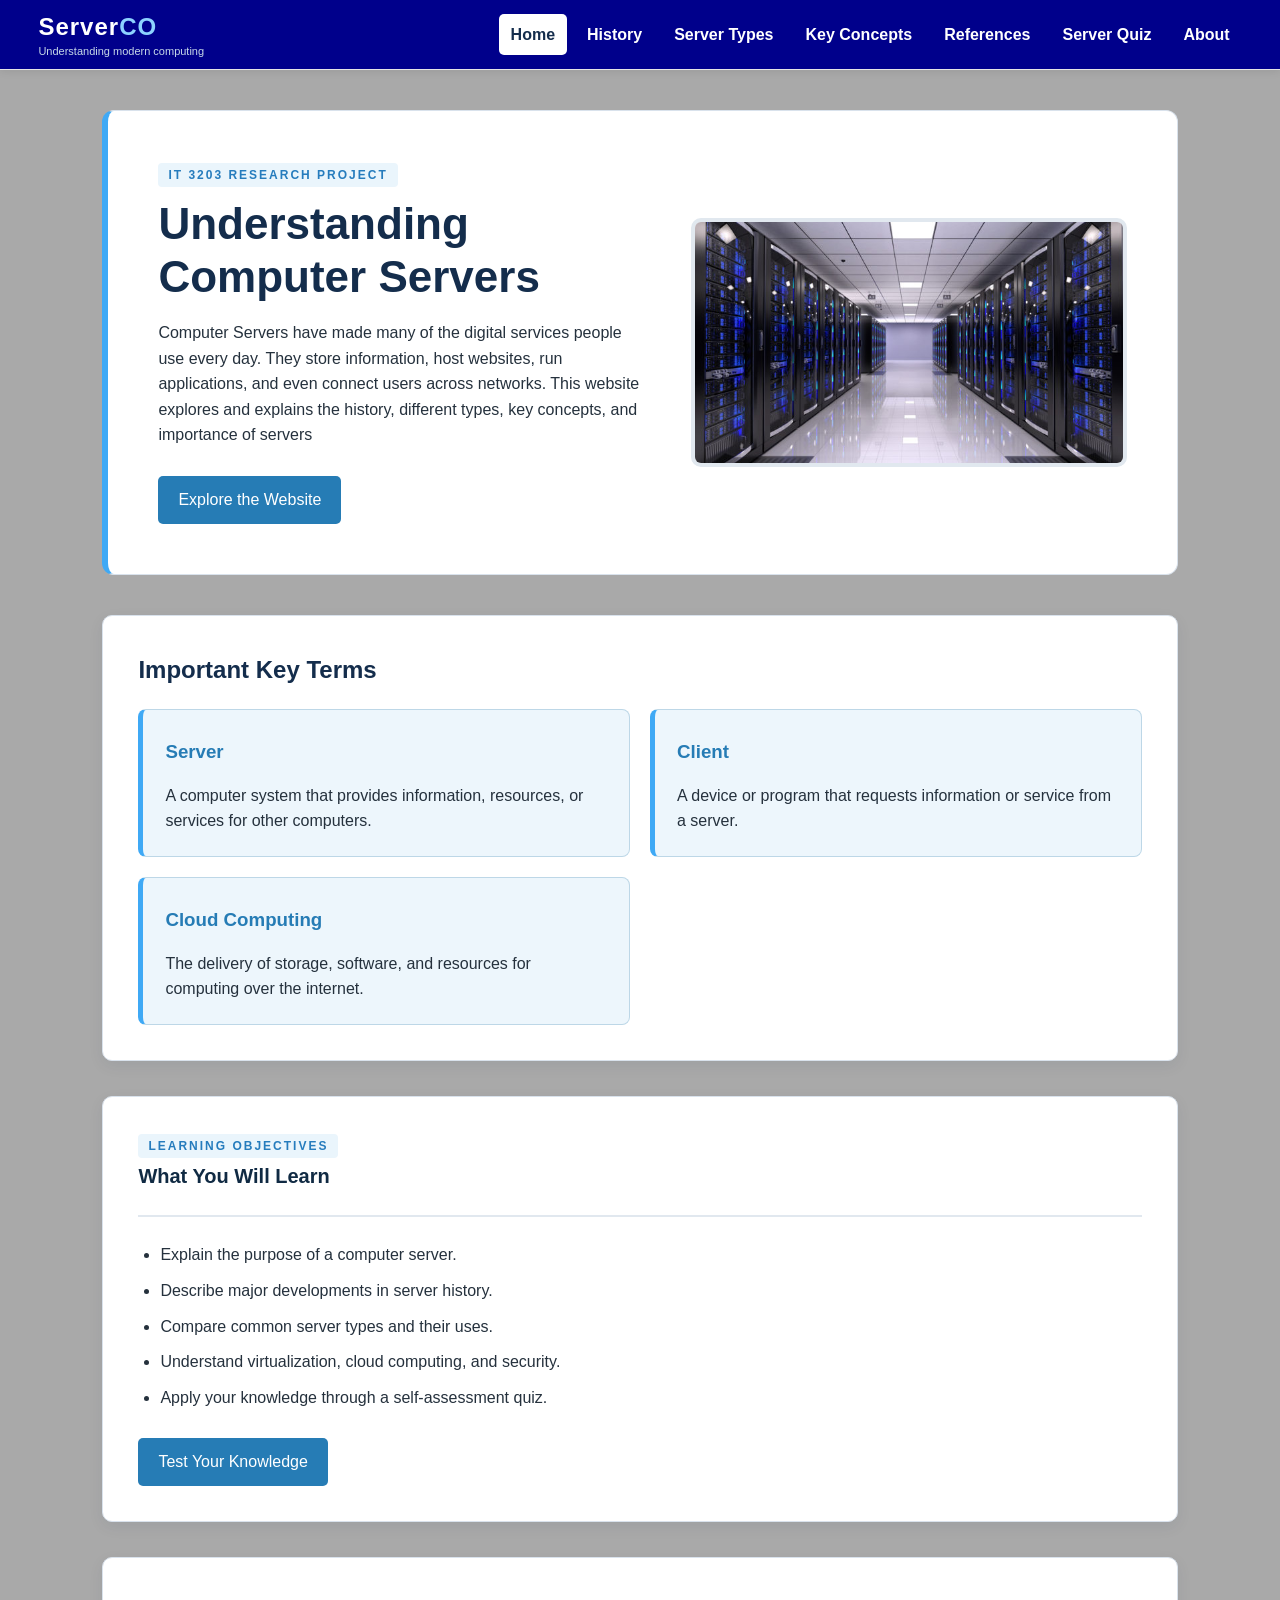
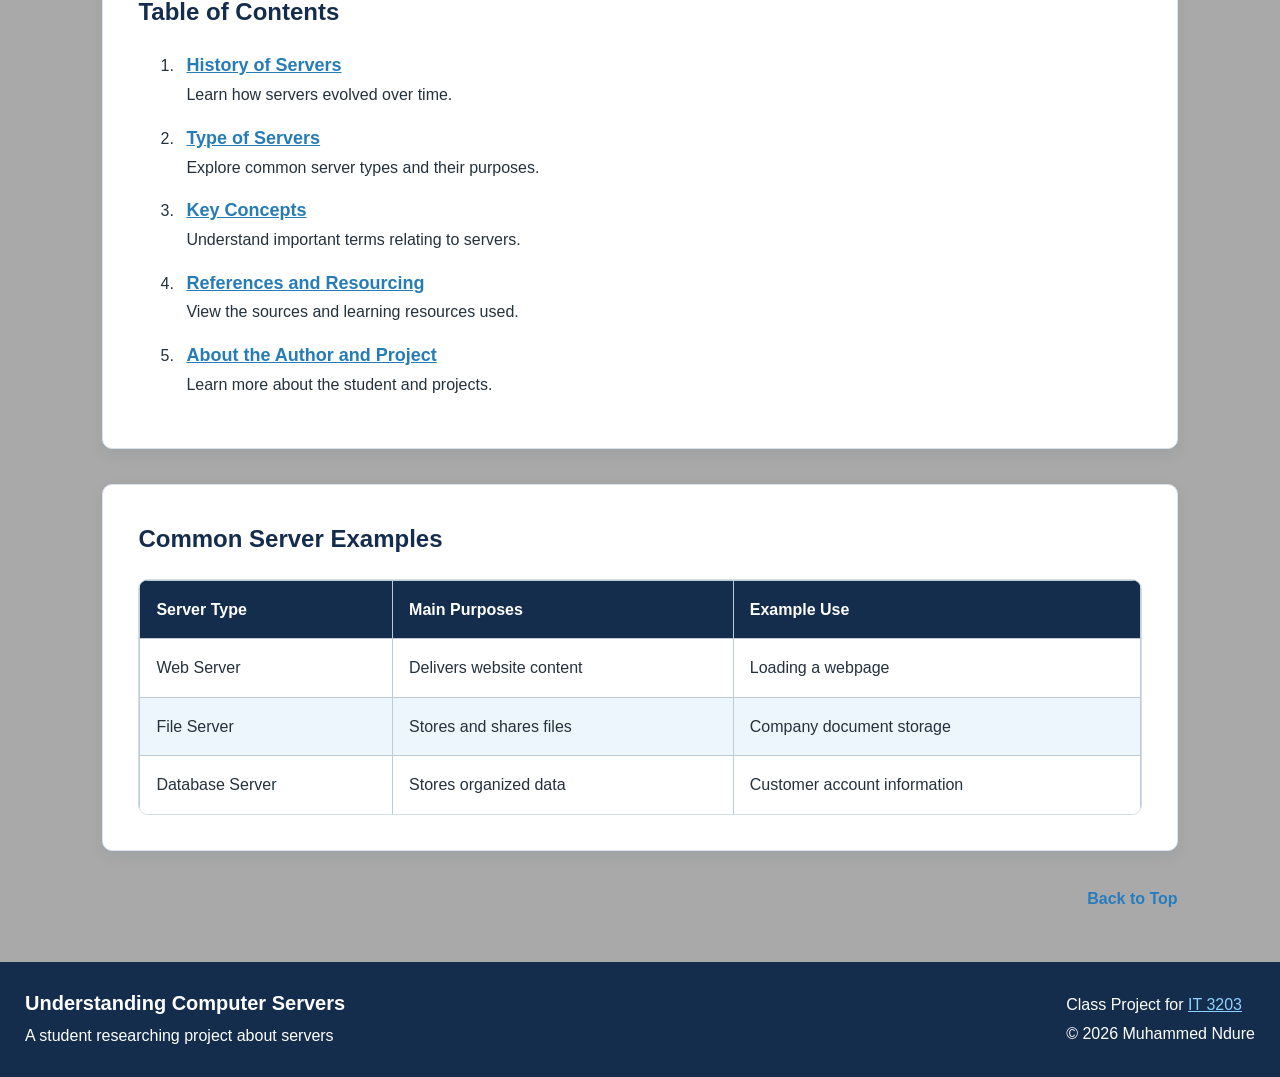
<file: index.html>
<!DOCTYPE html>
<html lang="en">
<head>
    <meta charset="UTF-8">
    <meta name="viewport" content="width=device-width, initial-scale=1.0">
    <title>Understanding Computer Servers</title>

    <!--Connects this page to the styles stylesheet -->
    <link rel="stylesheet" href="styles.css">
</head>
<body>
    <!--Website Header and Main Navigation -->
    <header class="site-header">
        <div class="logo">
            <a href="index.html">Server<span>CO</span></a>
            <p>Understanding modern computing</p>
        </div>

        <nav class="nav-bar">
            <ul class="nav-bar">
                <li><a href="index.html" class="active">Home</a></li>
                <li><a href="history.html">History</a></li>
                <li><a href="types.html">Server Types</a></li>
                <li><a href="concepts.html">Key Concepts</a></li>
                <li><a href="resources.html">References</a></li>
                <li><a href="quiz.html">Server Quiz</a></li>
                <li><a href="about.html">About</a></li>
            </ul>
        </nav>
    </header>

    <main>
        <!-- Homepage Introduction -->
        <section class="hero" id="introduction">
            <div class="hero-text">
                <p class="label">IT 3203 Research Project</p>

                <h1>Understanding Computer Servers</h1>

                <p>
                    Computer Servers have made many of the digital services people use every day. They store information,
                    host websites, run applications, and even connect users across networks. This website explores and explains the history,
                    different types, key concepts, and importance of servers
                </p>

                <a href="#contents" class="button">Explore the Website</a>
            </div>

            <img
                    src="images/server%20room.jpeg"
                    alt="Rows of computers servers"
                    class="hero-image"
            >
        </section>

        <section class="content-section">

            <h2>Important Key Terms</h2>

            <div class="card-container">
                <article class="card">
                    <h3>Server</h3>
                    <p>
                        A computer system that provides information, resources,
                        or services for other computers.
                    </p>
                </article>

                <article class="card">
                    <h3>Client</h3>
                    <p>
                        A device or program that requests information or service from a server.

                    </p>
                </article>

                <article class="card">
                    <h3>Cloud Computing</h3>
                    <p>
                        The delivery of storage, software, and resources
                        for computing over the internet.
                    </p>
                </article>
            </div>
        </section>
        <!--Learning objectives -->
        <section class="content-section">
            <div class="content-heading">
                <p class="label">Learning Objectives</p>
                <h2>What You Will Learn</h2>
            </div>

            <ul class="learning-list">
                <li>Explain the purpose of a computer server.</li>
                <li>Describe major developments in server history.</li>
                <li>Compare common server types and their uses.</li>
                <li>Understand virtualization, cloud computing, and security.</li>
                <li>Apply your knowledge through a self-assessment quiz.</li>
            </ul>

            <a href="quiz.html" class="button">Test Your Knowledge</a>
        </section>
        <!-- Table of Contents -->
        <section class="content-section" id="contents">
            <h2>Table of Contents</h2>

            <ol class="contents-list">
                <li>
                    <a href="history.html">History of Servers</a>
                    <p>Learn how servers evolved over time.</p>
                </li>

                <li>
                    <a href="types.html">Type of Servers</a>
                    <p>Explore common server types and their purposes.</p>
                </li>

                <li>
                    <a href="concepts.html">Key Concepts</a>
                    <p>Understand important terms relating to servers.</p>
                </li>

                <li>
                    <a href="resources.html">References and Resourcing</a>
                    <p>View the sources and learning resources used.</p>
                </li>

                <li>
                    <a href="about.html">About the Author and Project</a>
                    <p>Learn more about the student and projects.</p>
                </li>
            </ol>
        </section>

        <!-- Required HTML table -->
        <section class="content-section">
            <h2>Common Server Examples</h2>

            <div class="table-container">
                <table>
                    <thead>
                        <tr>
                            <th>Server Type</th>
                            <th>Main Purposes</th>
                            <th>Example Use</th>
                        </tr>
                    </thead>

                    <tbody>
                        <tr>
                            <td>Web Server</td>
                            <td>Delivers website content</td>
                            <td>Loading a webpage</td>
                        </tr>

                        <tr>
                            <td>File Server</td>
                            <td>Stores and shares files</td>
                            <td>Company document storage</td>
                        </tr>

                        <tr>
                            <td>Database Server</td>
                            <td>Stores organized data</td>
                            <td>Customer account information</td>
                        </tr>
                    </tbody>
                </table>
            </div>
        </section>
        <div class="back-to-top">
            <a href="#">Back to Top </a>
        </div>
    </main>

<footer class="footer">
    <div>
        <h2>Understanding Computer Servers</h2>
        <p>A student researching project about servers</p>
    </div>

    <div>
        <p>
            Class Project for
            <a href="https://ksuweb.github.io/IT3203/" target="_blank">
                IT 3203
            </a>
        </p>

        <p>&copy; 2026 Muhammed Ndure</p>
    </div>
</footer>
</body>
</html>
</file>
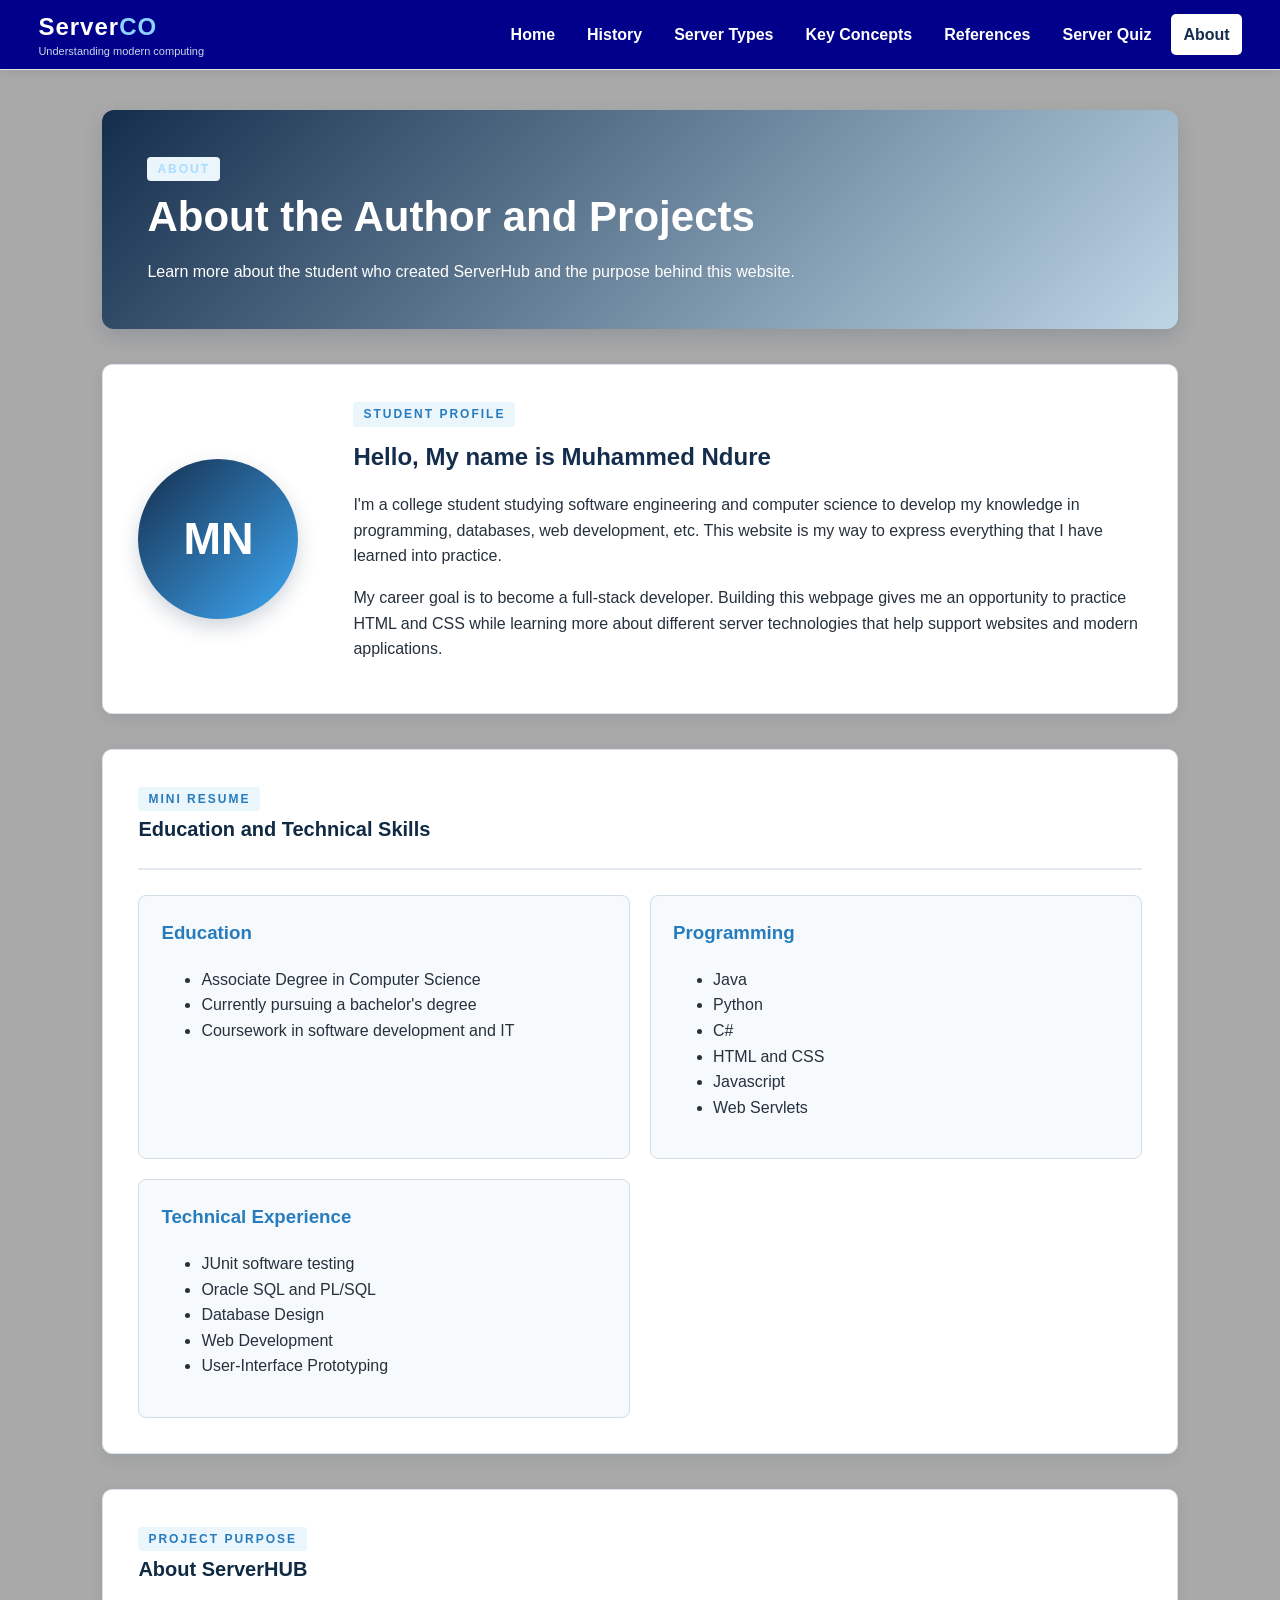
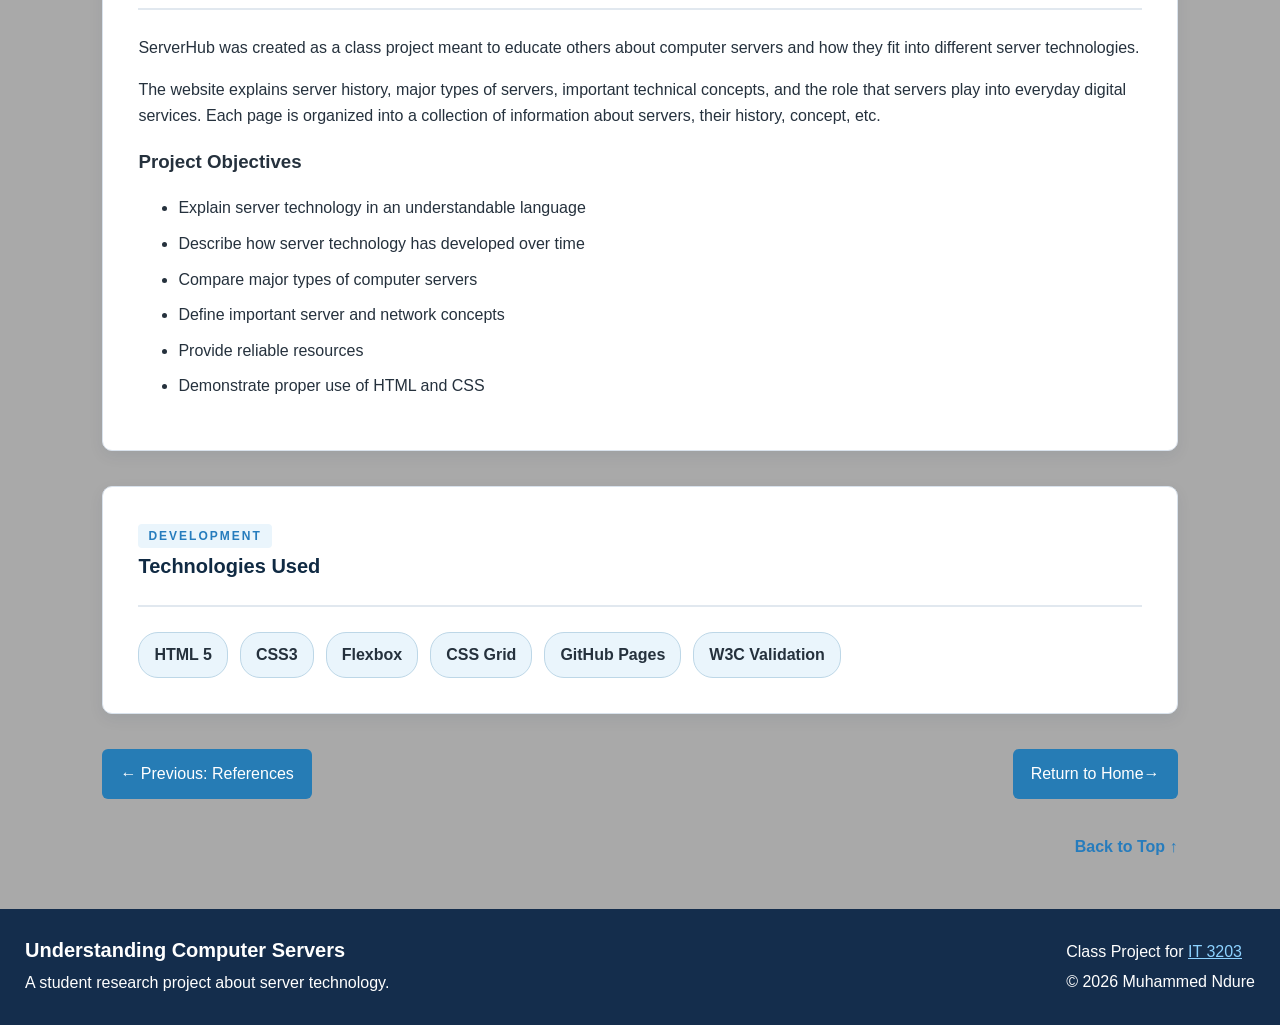
<file: about.html>
<!DOCTYPE html>
<html lang="en">
  <head>
    <meta charset="UTF-8">
    <meta name="viewport" content="width=device-width, initial-scale=1.0">

    <title>About | ServerCO</title>
    <link rel="stylesheet" href="styles.css">
  </head>

  <body>
  <!-- Main Website Header -->
  <header class="site-header">
    <div class="logo">
      <a href="index.html">Server<span>CO</span></a>
      <p>Understanding modern computing</p>
    </div>

    <nav class="nav-bar" aria-label="Main navigation">
      <ul class="nav-bar">
        <li><a href="index.html">Home</a></li>
        <li><a href="history.html">History</a></li>
        <li><a href="types.html">Server Types</a></li>
        <li><a href="concepts.html">Key Concepts</a></li>
        <li><a href="resources.html">References</a></li>
        <li><a href="quiz.html">Server Quiz</a></li>
        <li><a href="about.html" class="active">About</a></li>
      </ul>
    </nav>
  </header>

  <main>
    <!-- Page Introduction -->
    <section class="page-banner">
      <p class="label">About</p>
      <h1>About the Author and Projects</h1>

      <p>
        Learn more about the student who created ServerHub and
        the purpose behind this website.
      </p>
    </section>

    <!-- Student Introduction -->
    <section class="content-section">
      <div class="about-layout">
        <div class="profile-placeholder" aria-hidden="true">
          MN
        </div>

        <div class="about-text">
          <p class="label">Student Profile</p>
          <h2>Hello, My name is Muhammed Ndure</h2>

          <p>
            I'm a college student studying software engineering and computer science to
            develop my knowledge in programming, databases, web development, etc. This
            website is my way to express everything that I have learned into practice.
          </p>

          <p>
            My career goal is to become a full-stack developer.
            Building this webpage gives me an opportunity to practice HTML and
            CSS while learning more about different server technologies
            that help support websites and modern applications.
          </p>
        </div>
      </div>
    </section>

    <!--Mini Resume -->
    <section class="content-section">
      <div class="content-heading">
        <p class="label">Mini Resume</p>
        <h2>Education and Technical Skills</h2>
      </div>

      <div class="resume-grid">
        <article class="resume-card">
          <h3>Education</h3>

          <ul>
            <li>Associate Degree in Computer Science</li>
            <li>Currently pursuing a bachelor's degree</li>
            <li>Coursework in software development and IT</li>
          </ul>
        </article>

        <article class="resume-card">
          <h3>Programming</h3>

          <ul>
            <li>Java</li>
            <li>Python</li>
            <li>C#</li>
            <li>HTML and CSS</li>
            <li>Javascript</li>
            <li>Web Servlets</li>
          </ul>
        </article>

        <article class="resume-card">
          <h3>Technical Experience</h3>

          <ul>
            <li>JUnit software testing</li>
            <li>Oracle SQL and PL/SQL</li>
            <li>Database Design</li>
            <li>Web Development</li>
            <li>User-Interface Prototyping</li>
          </ul>
        </article>
      </div>
    </section>

    <!-- Project Information -->
    <section class="content-section">
      <div class="content-heading">
        <p class="label">Project Purpose</p>
        <h2>About ServerHUB</h2>
      </div>

      <p>
        ServerHub was created as a class project meant to educate others about
        computer servers and how they fit into different server technologies.
      </p>

      <p>
        The website explains server history, major types of servers, important technical concepts,
        and the role that servers play into everyday digital services.
        Each page is organized
        into a collection of information about servers, their history, concept, etc.
      </p>

      <h3>Project Objectives</h3>

      <ul class="check-list">
        <li>Explain server technology in an understandable language</li>
        <li>Describe how server technology has developed over time</li>
        <li>Compare major types of computer servers</li>
        <li>Define important server and network concepts</li>
        <li>Provide reliable resources</li>
        <li>Demonstrate proper use of HTML and CSS</li>
      </ul>
    </section>

    <!-- Technologies Used-->
    <section class="content-section">
      <div class="content-heading">
        <p class="label">Development</p>
        <h2>Technologies Used</h2>
      </div>

      <div class="technology-list">
        <span>HTML 5</span>
        <span>CSS3</span>
        <span>Flexbox</span>
        <span>CSS Grid</span>
        <span>GitHub Pages</span>
        <span>W3C Validation</span>
      </div>
    </section>

    <div class="page-nav">
      <a href="resources.html">← Previous: References</a>
      <a href="index.html">Return to Home→</a>
    </div>

    <div class="back-to-top">
      <a href="#">Back to Top ↑</a>
    </div>
  </main>

  <!-- Required Class Project Footer -->
  <footer class="footer">
    <div>
      <h2>Understanding Computer Servers</h2>
      <p>A student research project about server technology.</p>
    </div>

    <div>
      <p>
        Class Project for
        <a href="https://ksuweb.github.io/IT3203/"
           target="_blank"
            rel="noopener noreferrer">
            IT 3203
        </a>
      </p>

      <p>&copy; 2026 Muhammed Ndure</p>
    </div>
  </footer>
  </body>
</html>
</file>
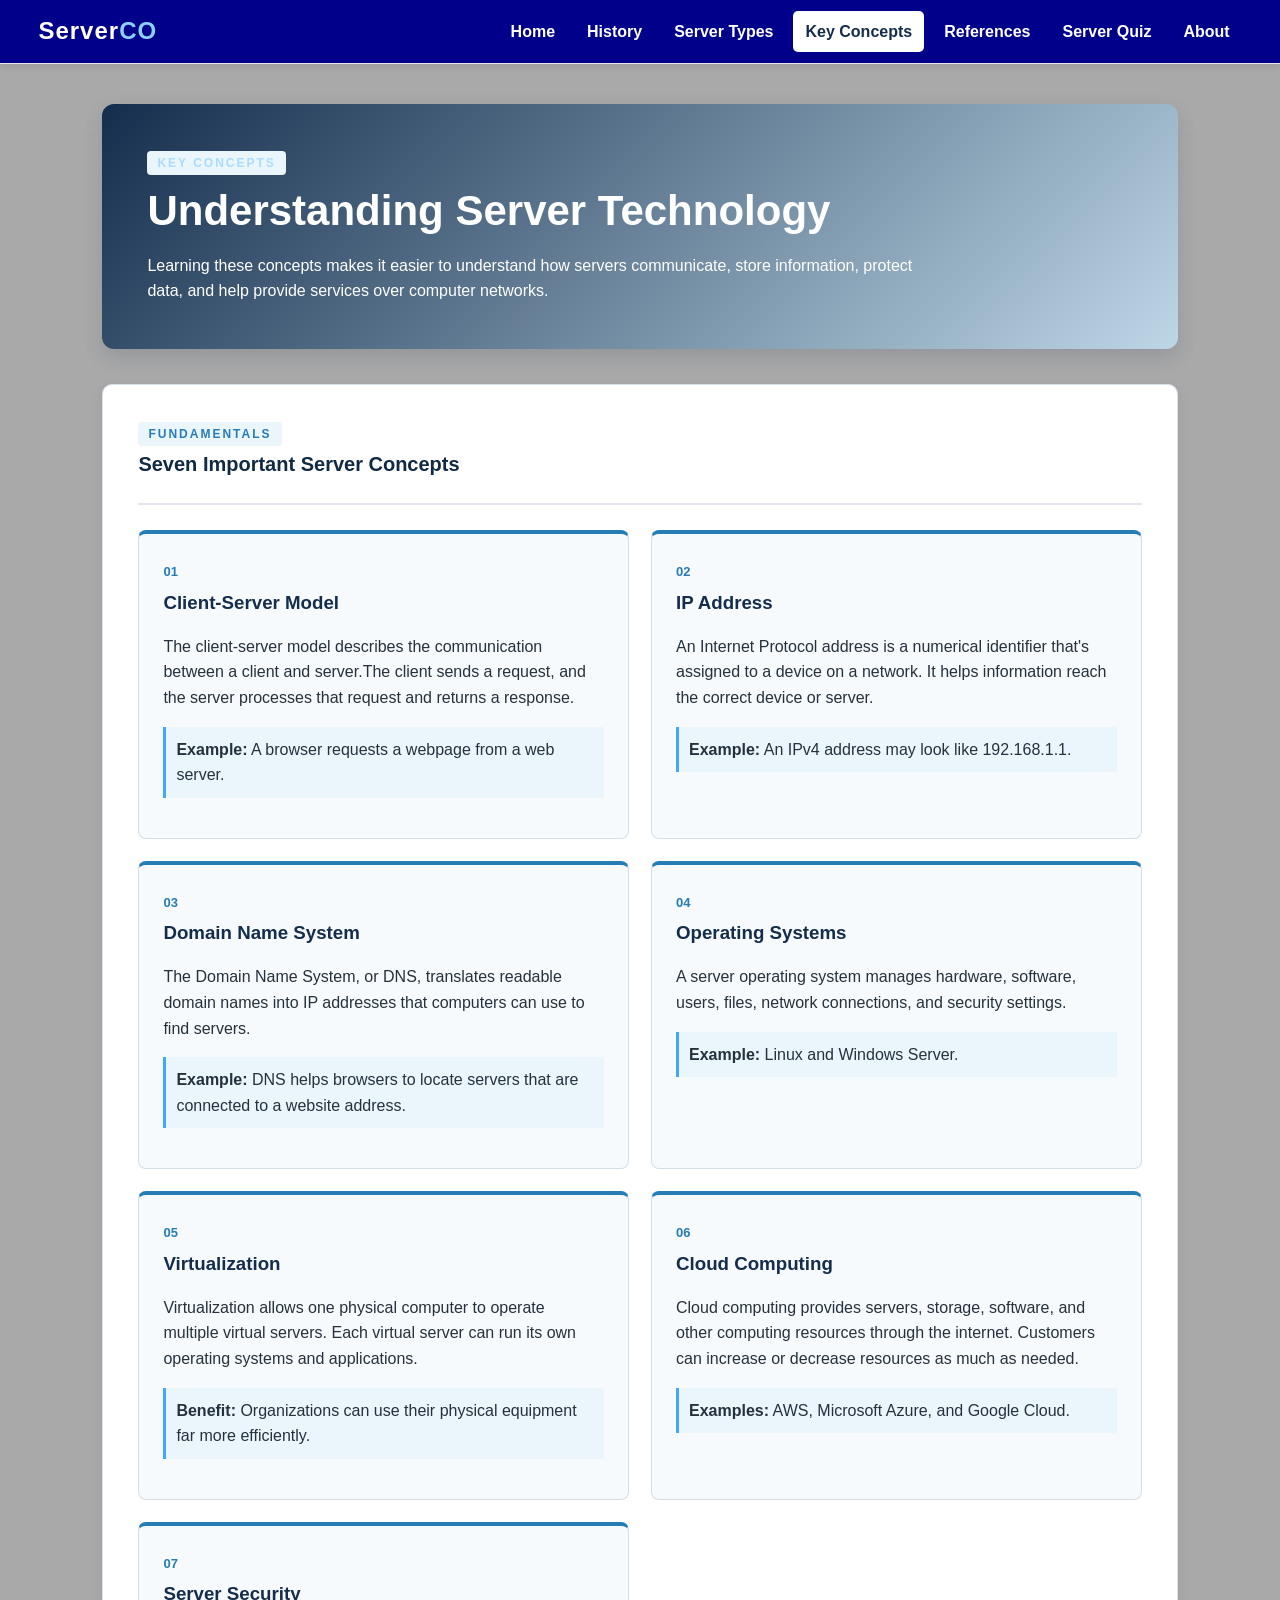
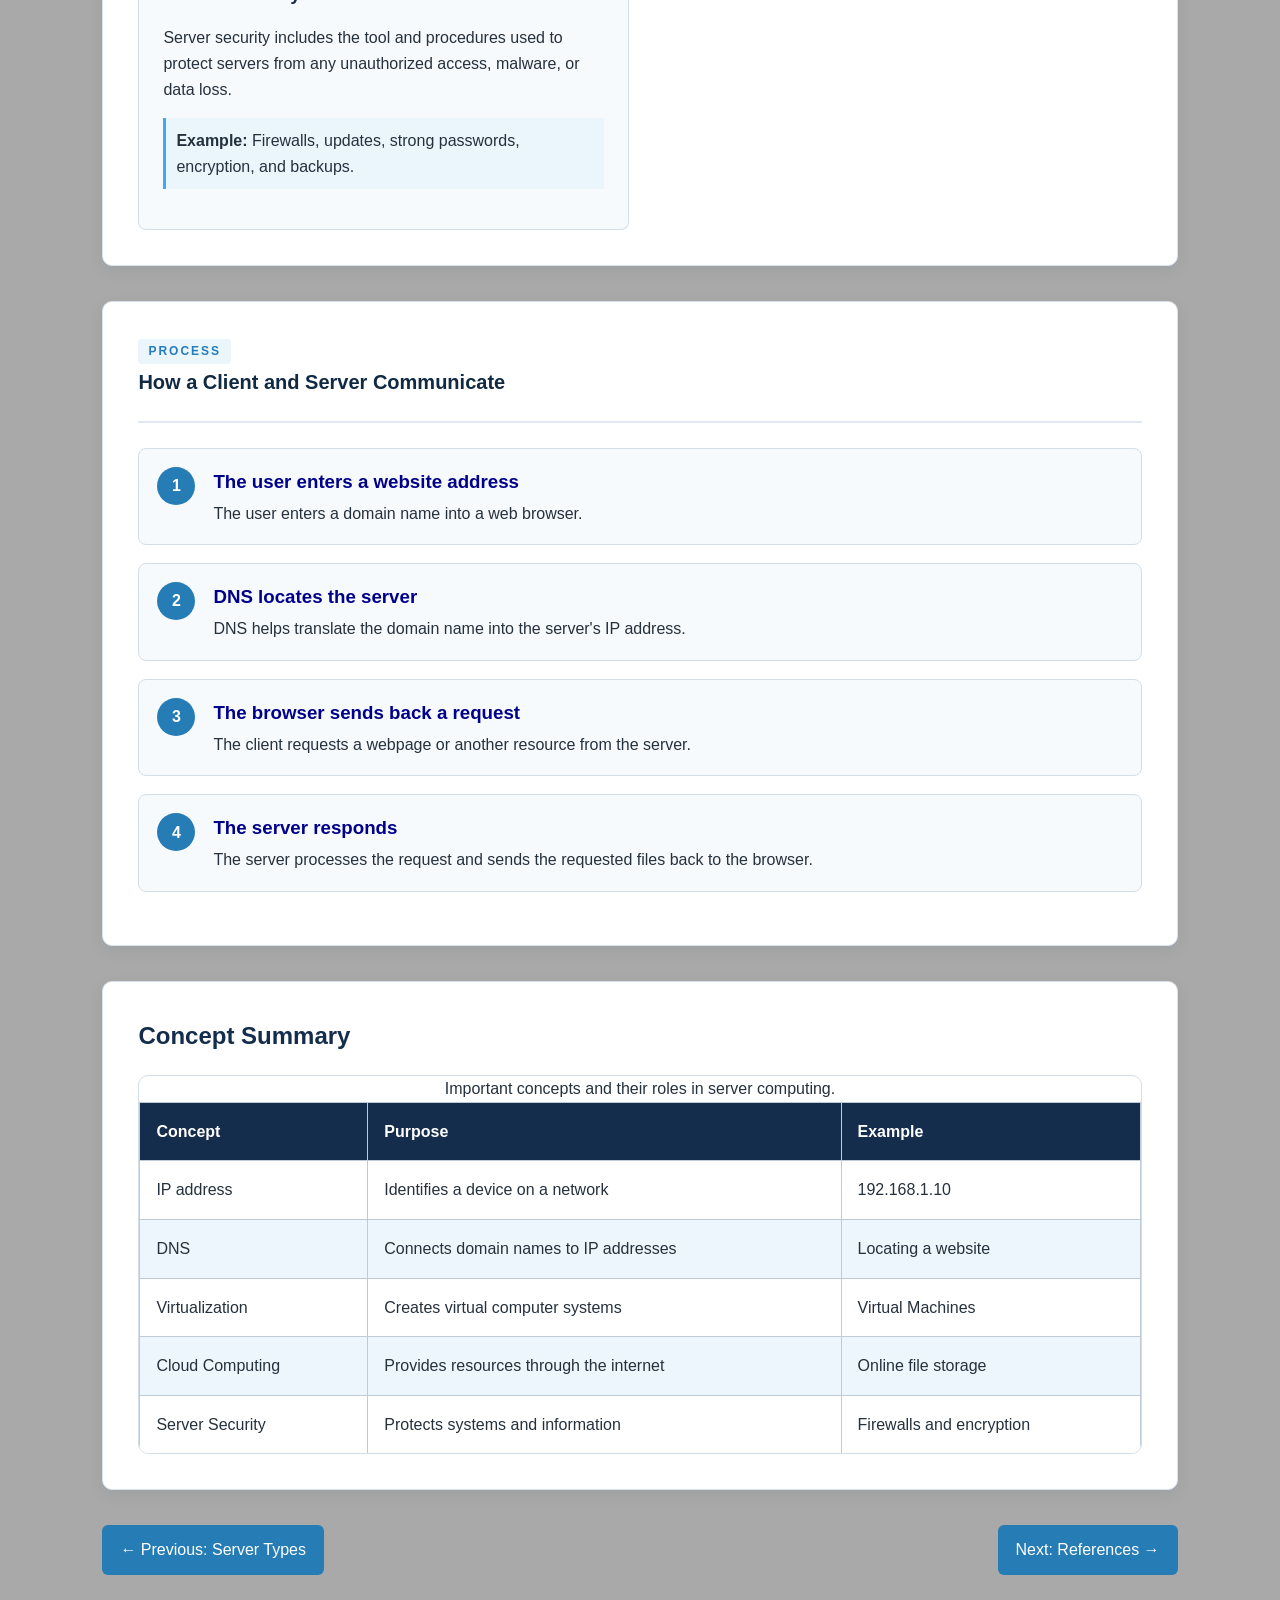
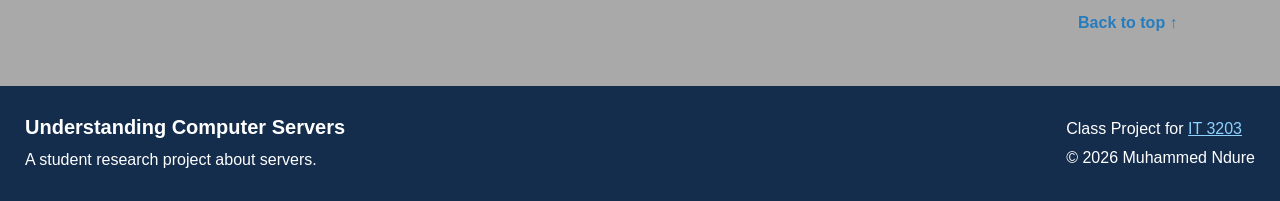
<file: concepts.html>
<!DOCTYPE html>
<html lang="en">
<head>
    <meta charset="UTF-8">
    <meta name="viewport" content="width=device-width, initial-scale=1.0">

    <title>Key Concepts | ServerCO</title>
    <link rel="stylesheet" href="styles.css">
    </head>

<body>
<!-- Main Website Header -->
<header class="site-header">
    <div class="logo">
        <a href="index.html">Server<span>CO</span></a>
    </div>

    <nav class="nav-bar" aria-label="Main-Navigation">
        <ul class="nav-bar">
            <li><a href="index.html">Home</a></li>
            <li><a href="history.html">History</a></li>
            <li><a href="types.html">Server Types</a></li>
            <li><a href="concepts.html" class="active">Key Concepts</a></li>
            <li><a href="resources.html">References</a></li>
            <li><a href="quiz.html">Server Quiz</a></li>
            <li><a href="about.html">About</a></li>
        </ul>
    </nav>
    </header>

    <main>
        <!--Page Introduction-->
        <section class="page-banner">
            <p class ="label">Key Concepts</p>
            <h1>Understanding Server Technology</h1>

            <p>
                Learning these concepts makes it easier to understand how servers communicate,
                store information, protect data, and
                help provide services over computer networks.
            </p>
        </section>

        <!--Key Concept Cards-->
        <section class="content-section">
            <div class="content-heading">
                <p class="label">Fundamentals</p>
                <h2>Seven Important Server Concepts</h2>
            </div>

            <div class="concept-grid">
                <article class="concept-card">
                    <span class="concept-number">01</span>
                    <h3>Client-Server Model</h3>

                    <p>
                        The client-server model describes the communication between
                        a client and server.The client sends a request,
                        and the server processes
                        that request and returns a response.
                    </p>

                    <p class="concept-example">
                        <strong>Example:</strong> A browser requests a webpage from a web server.
                    </p>
                </article>

                <article class="concept-card">
                    <span class="concept-number">02</span>
                    <h3>IP Address</h3>

                    <p>
                        An Internet Protocol address is a numerical identifier
                        that's assigned to a device on a network.
                        It helps information reach the correct device or server.
                    </p>

                    <p class="concept-example">
                        <strong>Example:</strong> An IPv4 address may look like
                        192.168.1.1.
                    </p>
                </article>

                <article class="concept-card">
                    <span class="concept-number">03</span>
                    <h3>Domain Name System</h3>

                    <p>
                        The Domain Name System, or DNS, translates readable
                        domain names into IP addresses that computers can use to find servers.
                    </p>

                    <p class="concept-example">
                        <strong>Example:</strong> DNS helps browsers to locate servers
                        that are connected to a website address.
                    </p>
                </article>

                <article class="concept-card">
                    <span class="concept-number">04</span>
                    <h3>Operating Systems</h3>

                    <p>
                        A server operating system manages hardware, software, users,
                        files, network connections, and security settings.
                    </p>

                    <p class="concept-example">
                        <strong>Example:</strong> Linux and Windows Server.
                    </p>
                </article>

                <article class="concept-card">
                    <span class="concept-number">05</span>
                    <h3>Virtualization</h3>

                    <p>
                       Virtualization allows one physical computer to operate
                        multiple virtual servers.
                        Each virtual server can run
                        its own operating systems and applications.
                    </p>

                    <p class="concept-example">
                        <strong>Benefit:</strong> Organizations can use their
                        physical equipment far more efficiently.
                    </p>
                </article>

                <article class="concept-card">
                    <span class="concept-number">06</span>
                    <h3>Cloud Computing</h3>

                    <p>
                        Cloud computing provides servers, storage, software,
                        and other computing resources through the internet.
                        Customers can increase or decrease resources as much as needed.
                    </p>

                    <p class="concept-example">
                        <strong>Examples:</strong> AWS, Microsoft Azure, and
                        Google Cloud.
                    </p>
                </article>

                <article class="concept-card">
                    <span class="concept-number">07</span>
                    <h3>Server Security</h3>

                    <p>
                        Server security includes the tool and procedures used
                        to protect servers from any unauthorized access, malware, or
                        data loss.
                    </p>

                    <p class="concept-example">
                        <strong>Example:</strong> Firewalls, updates, strong passwords,
                        encryption, and backups.
                    </p>
                </article>
            </div>
        </section>

        <!-- Request and response explanation-->
        <section class="content-section">
            <div class="content-heading">
                <p class="label">Process</p>
                <h2>How a Client and Server Communicate</h2>
            </div>

            <ol class="process-list">
                <li>
                    <span>1</span>
                    <div>
                        <h3>The user enters a website address</h3>
                        <p>
                            The user enters a domain name into a web browser.
                        </p>
                    </div>
                </li>

                <li>
                    <span>2</span>
                    <div>
                        <h3>DNS locates the server</h3>
                        <p>
                            DNS helps translate the domain name into the
                            server's IP address.
                        </p>
                    </div>
                </li>

                <li>
                    <span>3</span>
                    <div>
                        <h3>The browser sends back a request</h3>
                        <p>
                            The client requests a webpage or another resource
                            from the server.
                        </p>
                    </div>
                </li>

                <li>
                    <span>4</span>
                    <div>
                        <h3>The server responds</h3>
                        <p>
                            The server processes the request and sends the
                            requested files back to the browser.
                        </p>
                    </div>
                </li>
            </ol>
        </section>

        <!-- Concept summary table -->
        <section class="content-section">
            <h2>Concept Summary</h2>

            <div class="table-container">
                <table>
                    <caption>
                        Important concepts and their roles in server computing.
                    </caption>

                    <thead>
                    <tr>
                        <th scope="col">Concept</th>
                        <th scope="col">Purpose</th>
                        <th scope="col">Example</th>
                    </tr>
                    </thead>

                    <tbody>
                    <tr>
                        <td>IP address</td>
                        <td>Identifies a device on a network</td>
                        <td>192.168.1.10</td>
                    </tr>

                    <tr>
                        <td>DNS</td>
                        <td>Connects domain names to IP addresses</td>
                        <td>Locating a website</td>
                    </tr>

                    <tr>
                        <td>Virtualization</td>
                        <td>Creates virtual computer systems</td>
                        <td>Virtual Machines</td>
                    </tr>

                    <tr>
                        <td>Cloud Computing</td>
                        <td>Provides resources through the internet</td>
                        <td>Online file storage</td>
                    </tr>

                    <tr>
                        <td>Server Security</td>
                        <td>Protects systems and information</td>
                        <td>Firewalls and encryption</td>
                    </tr>
                    </tbody>
                </table>
            </div>
        </section>

        <!-- Links between pages-->
        <div class="page-nav">
            <a href="types.html">← Previous: Server Types</a>
            <a href="resources.html">Next: References →</a>
        </div>

        <div class="back-to-top">
            <a href="#">Back to top ↑</a>
        </div>
    </main>

    <!-- Required class project footer -->
    <footer class="footer">
        <div>
            <h2>Understanding Computer Servers</h2>
            <p>A student research project about servers.</p>
        </div>

        <div>
            <p>
                Class Project for
                <a href="https://ksuweb.github.io/IT3203/"
                   target="_blank"
                   rel="noopener noreferrer">
                    IT 3203
                </a>
            </p>

            <p>&copy; 2026 Muhammed Ndure</p>
        </div>
    </footer>
</body>
</html>
</file>
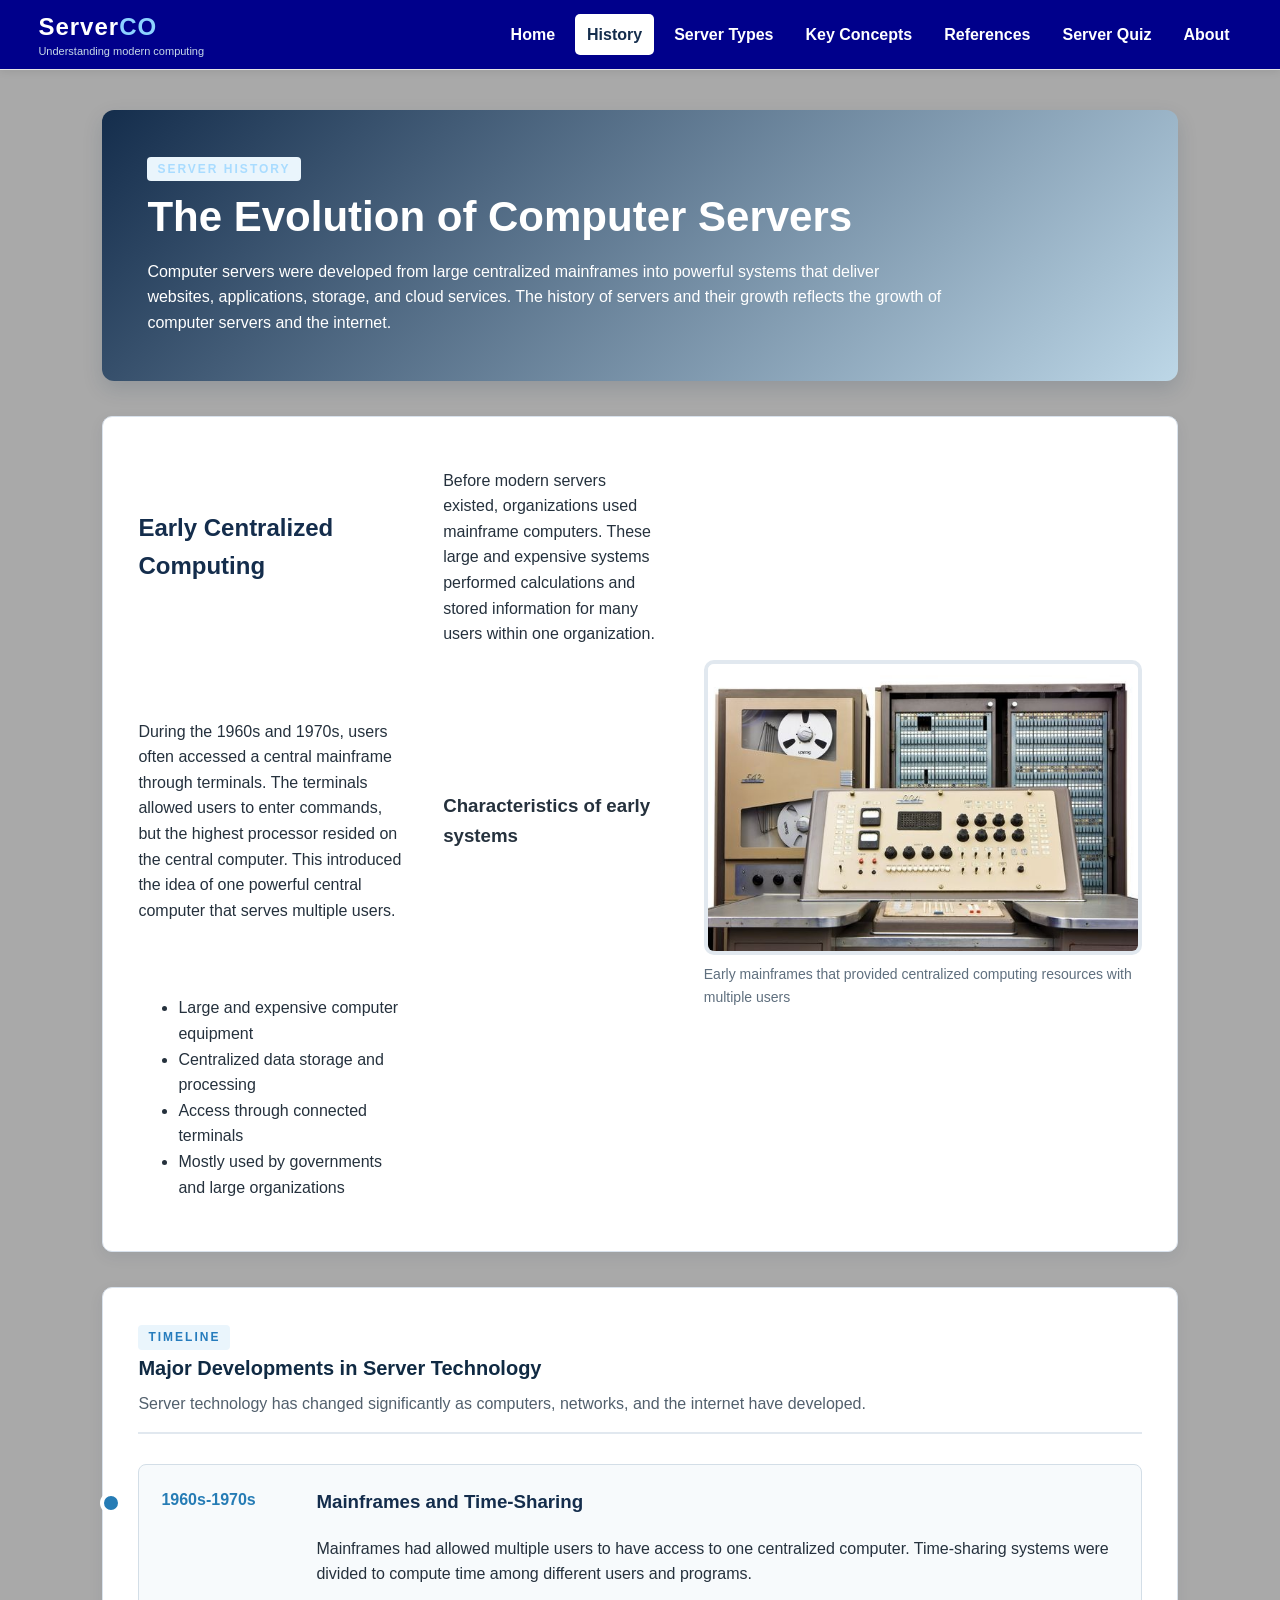
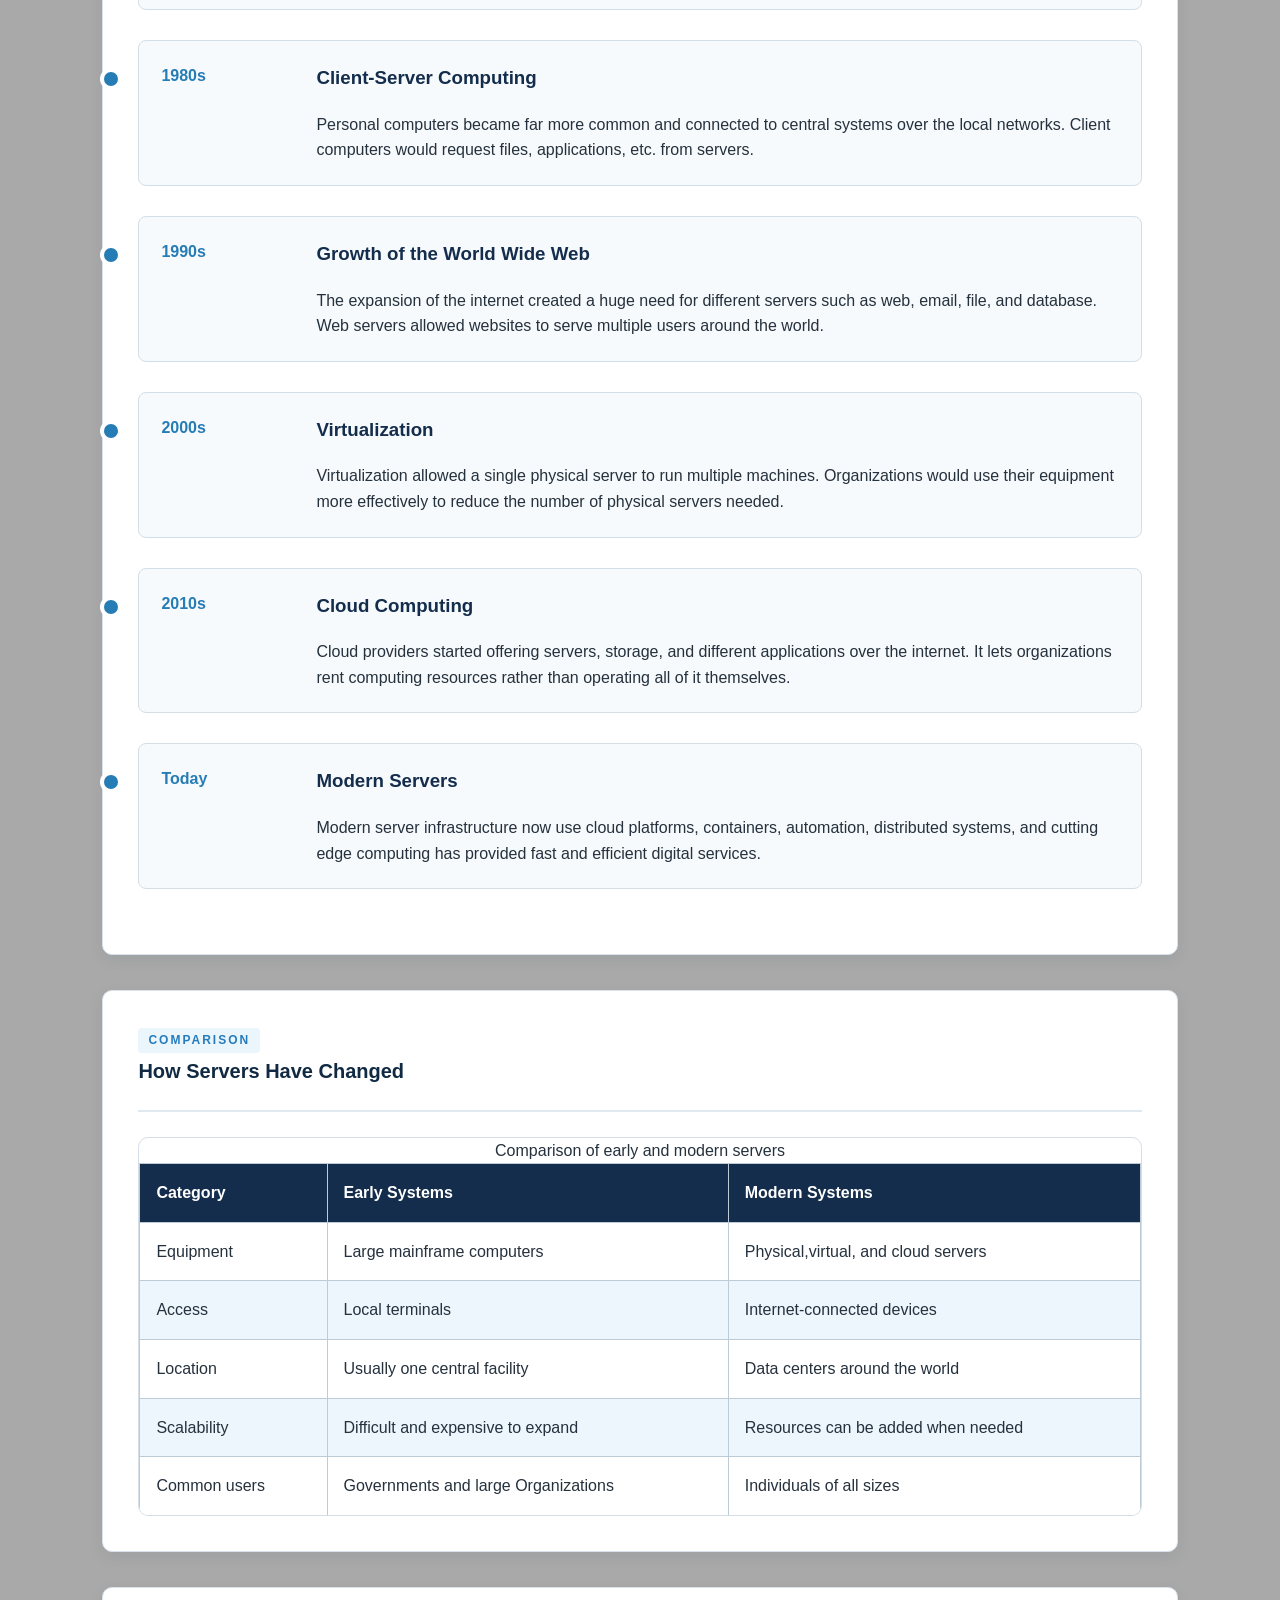
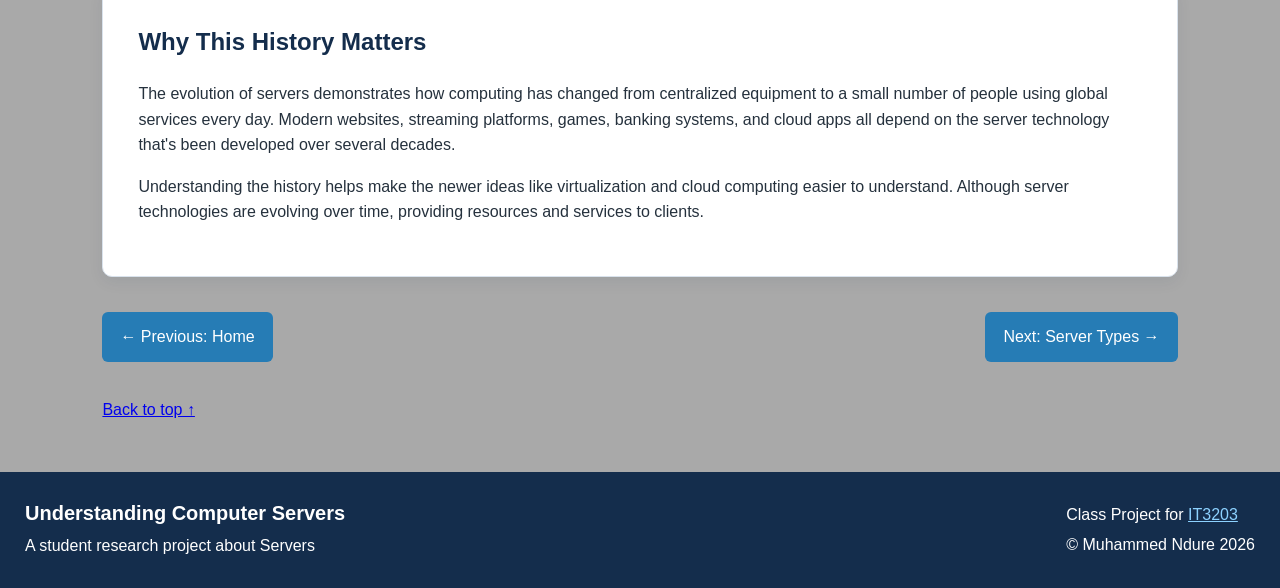
<file: history.html>
<!DOCTYPE html>
<html lang="en">
<head>
    <meta charset="UTF-8">
    <meta name="viewport" content="width=device-width, initial-scale=1.0">

    <title>History of Servers | ServerCO </title>

    <!-- Shared stylesheet used in every page -->
    <link rel="stylesheet" href="styles.css">
</head>

<body>
<!--Main Website Header -->
<header class="site-header">
    <div class="logo">
        <a href="index.html">Server<span>CO</span></a>
        <p>Understanding modern computing</p>
    </div>

    <!-- Active identifiers for current page -->
    <nav class="nav-bar" aria-label="Main Nav">
        <ul class="nav-bar">
            <li><a href="index.html">Home</a></li>
            <li><a href="history.html" class="active">History</a></li>
            <li><a href="types.html">Server Types</a></li>
            <li><a href="concepts.html">Key Concepts</a></li>
            <li><a href="resources.html">References</a></li>
            <li><a href="quiz.html">Server Quiz</a></li>
            <li><a href="about.html">About</a></li>
        </ul>
    </nav>
</header>

<main>
    <!--Page Introduction -->
    <section class="page-banner">
        <p class="label">Server History</p>
        <h1>The Evolution of Computer Servers</h1>

        <p>
            Computer servers were developed from large centralized mainframes into powerful systems
            that deliver websites, applications, storage, and cloud services. The history of servers
            and their growth reflects the growth of computer servers and the internet.
        </p>
    </section>

    <!-- Early server development-->

    <section class="content-section">
        <div class="two-column">
            <div class="two-column">

                <h2>Early Centralized Computing</h2>

                <p>
                    Before modern servers existed, organizations used mainframe computers. These large and expensive systems
                    performed calculations and stored information for many users within one organization.

                </p>

                <p>
                    During the 1960s and 1970s, users often accessed a central mainframe through
                    terminals. The terminals allowed users to enter commands, but the highest processor resided on the central computer.
                    This introduced the idea of one powerful central computer that serves multiple users.
                </p>


                <h3>Characteristics of early systems</h3>

                <ul>

                    <li>Large and expensive computer equipment</li>
                    <li>Centralized data storage and processing</li>
                    <li>Access through connected terminals</li>
                    <li>Mostly used by governments and large organizations</li>
                </ul>
            </div>

            <figure class="history-figure">
                <img src="images/early%20mainframe.jpg"
                alt="Early Computer Server">

                <figcaption>
                    Early mainframes that provided centralized
                    computing resources with multiple users
                </figcaption>
            </figure>
        </div>
    </section>

    <!--History Timeline -->
    <section class="content-section">
        <div class ="content-heading">
            <p class="label">Timeline</p>
            <h2>Major Developments in Server Technology</h2>

            <p>
                Server technology has changed significantly as computers,
                networks, and the internet have developed.
            </p>
        </div>

        <div class="timeline"></div>
        <article class="timeline-item">
            <div class="timeline-date">1960s-1970s</div>

            <div class="timeline-content">
                <h3>Mainframes and Time-Sharing</h3>

                <p>
                    Mainframes had allowed multiple users to have access
                    to one centralized computer. Time-sharing systems
                    were divided to compute time among different users and programs.
                </p>
            </div>
        </article>

        <article class="timeline-item">
            <div class="timeline-date">1980s</div>

            <div class="timeline-content">
                <h3>Client-Server Computing</h3>

                <p>
                    Personal computers became far more common and connected to
                    central systems over the local networks. Client computers
                    would request files, applications, etc. from servers.
                </p>
            </div>
        </article>
        <article class="timeline-item">
            <div class="timeline-date">1990s</div>

            <div class="timeline-content">
                <h3>Growth of the World Wide Web</h3>

                <p>
                    The expansion of the internet created a huge need for
                    different servers such as web, email, file, and database.
                    Web servers allowed websites to serve multiple users around the world.
                </p>
            </div>
        </article>
        <article class="timeline-item">
            <div class="timeline-date">2000s</div>

            <div class="timeline-content">
                <h3>Virtualization</h3>

                <p>
                    Virtualization allowed a single physical server to run multiple machines.
                    Organizations would use their equipment more effectively to
                    reduce the number of physical servers needed.
                </p>
            </div>
        </article>

        <article class="timeline-item">
            <div class="timeline-date">2010s</div>

            <div class="timeline-content">
                <h3>Cloud Computing</h3>

                <p>
                    Cloud providers started offering servers, storage,
                    and different applications over the internet.
                    It lets organizations
                    rent computing resources rather than operating all of it themselves.
                </p>
            </div>
        </article>

        <article class="timeline-item">
            <div class="timeline-date">Today</div>

            <div class="timeline-content">
                <h3>Modern Servers</h3>

                <p>
                    Modern server infrastructure now use cloud platforms,
                    containers, automation, distributed systems, and
                    cutting edge computing has provided fast and efficient digital services.
                </p>
            </div>
        </article>
    </section>

    <!--Comparison Table -->
    <section class="content-section">
        <div class="content-heading">
            <p class="label">Comparison</p>
            <h2>How Servers Have Changed</h2>
        </div>

        <div class="table-container">
            <table>
                <caption>
                    Comparison of early and modern servers
                </caption>

                <thead>
                <tr>
                    <th scope="col">Category</th>
                    <th scope="col">Early Systems</th>
                    <th scope="col">Modern Systems</th>
                </tr>
                </thead>
                <tbody>
                <tr>
                    <td>Equipment</td>
                    <td>Large mainframe computers</td>
                    <td>Physical,virtual, and cloud servers</td>
                </tr>

                <tr>
                    <td>Access</td>
                    <td>Local terminals</td>
                    <td>Internet-connected devices</td>
                </tr>
                <tr>
                    <td>Location</td>
                    <td>Usually one central facility</td>
                    <td>Data centers around the world</td>
                </tr>

                <tr>
                    <td>Scalability</td>
                    <td>Difficult and expensive to expand</td>
                    <td>Resources can be added when needed</td>
                </tr>

                <tr>
                    <td>Common users</td>
                    <td>Governments and large Organizations</td>
                    <td>Individuals of all sizes</td>
                </tr>
                </tbody>
            </table>
        </div>
    </section>

    <!--Importance of server history -->
    <section class="content-section">
        <h2>Why This History Matters</h2>

        <p>
            The evolution of servers demonstrates how computing has changed from centralized equipment to
            a small number of people using global services every day.
            Modern websites, streaming platforms, games, banking systems, and cloud apps all depend
            on the server technology that's been developed over several decades.
        </p>

        <p>
            Understanding the history helps make the newer ideas
            like virtualization and cloud computing easier to understand.
            Although server technologies are evolving over time, providing resources and services to clients.
        </p>
    </section>

    <!-- Previous and next page navigations -->
    <div class="page-nav">
        <a href="index.html">← Previous: Home</a>
        <a href="types.html">Next: Server Types →</a>
    </div>

    <div>
        <a href="#">Back to top ↑</a>
    </div>
</main>

<!-- Required class project footer -->
<footer class="footer">
    <div>
        <h2>Understanding Computer Servers</h2>
        <p>A student research project about Servers</p>
    </div>

    <div>
        <p>
            Class Project for
            <a
                href="https://ksuweb.github.io/IT3203/"
                target="_blank"
                rel="noopener noreferrer"
            >
                IT3203
            </a>
        </p>
        
        <p>&copy; Muhammed Ndure 2026</p>
    </div>
</footer>
</body>
</html>
</file>
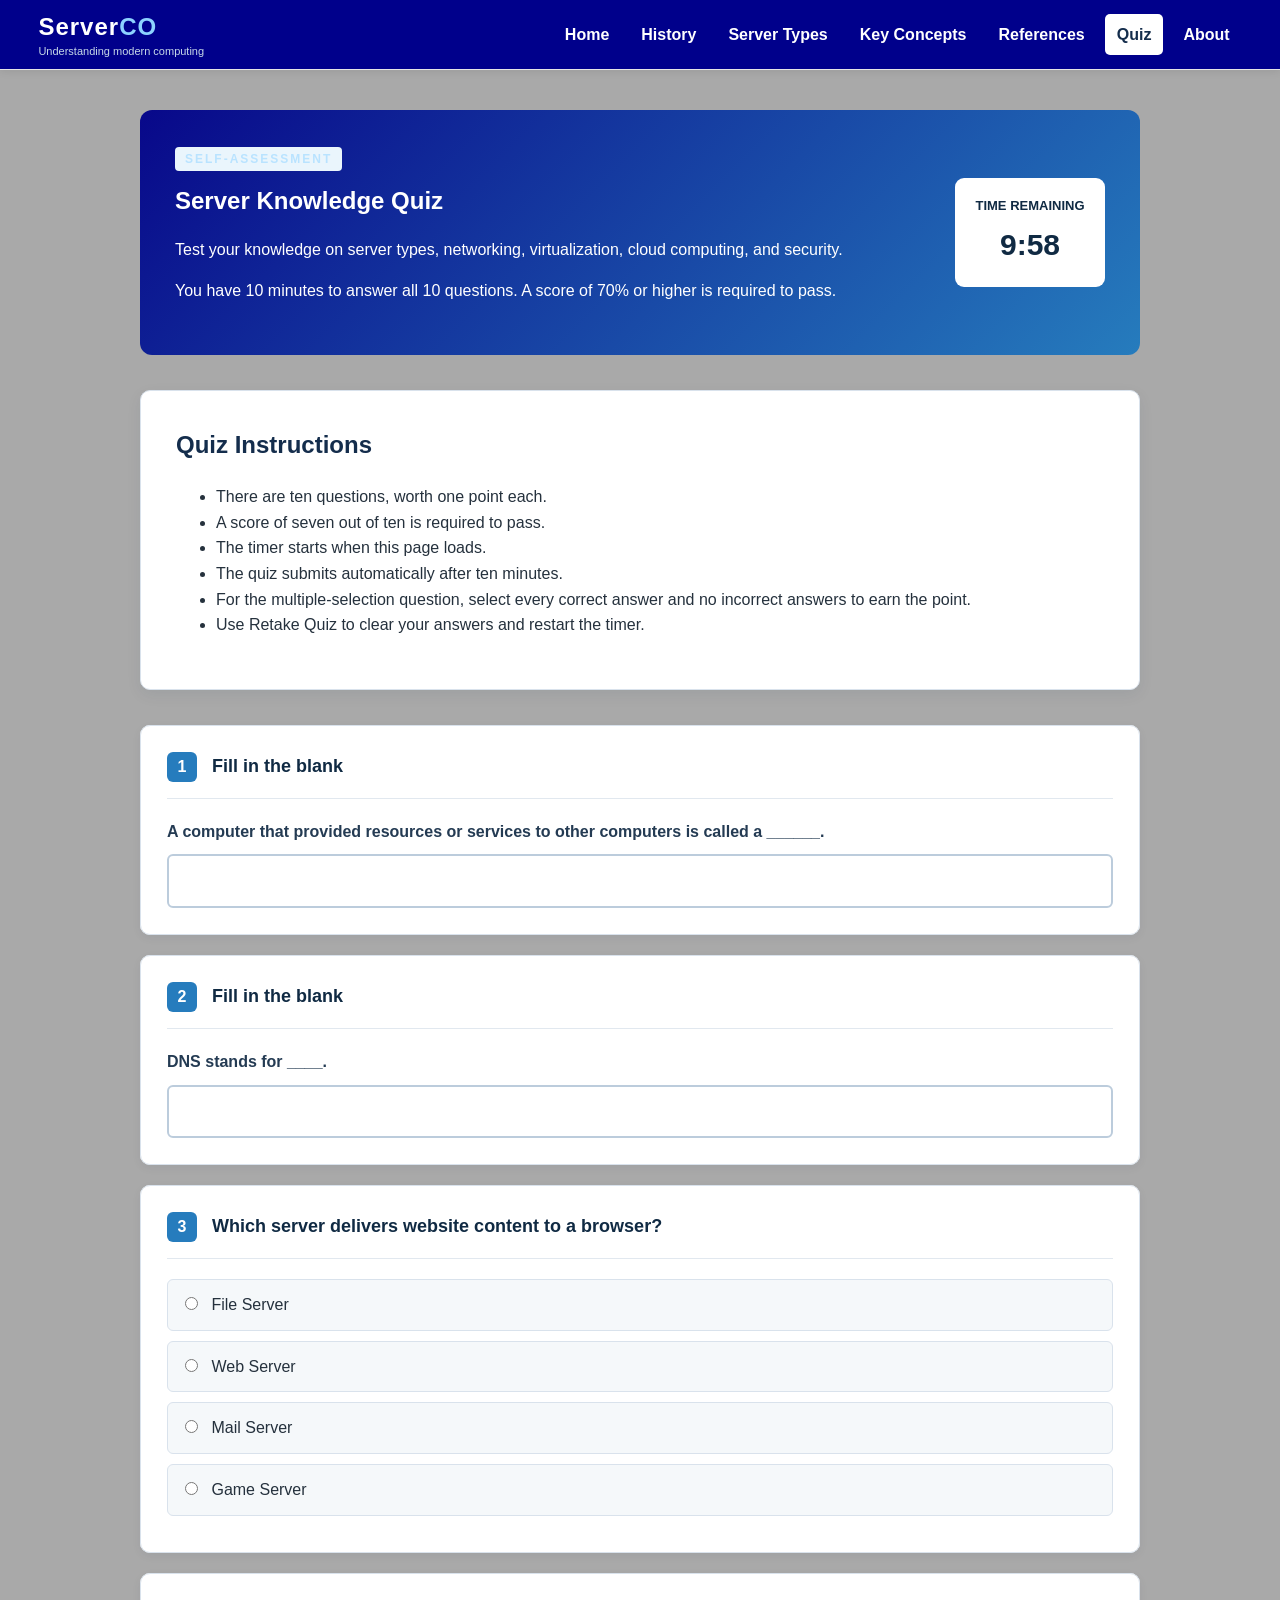
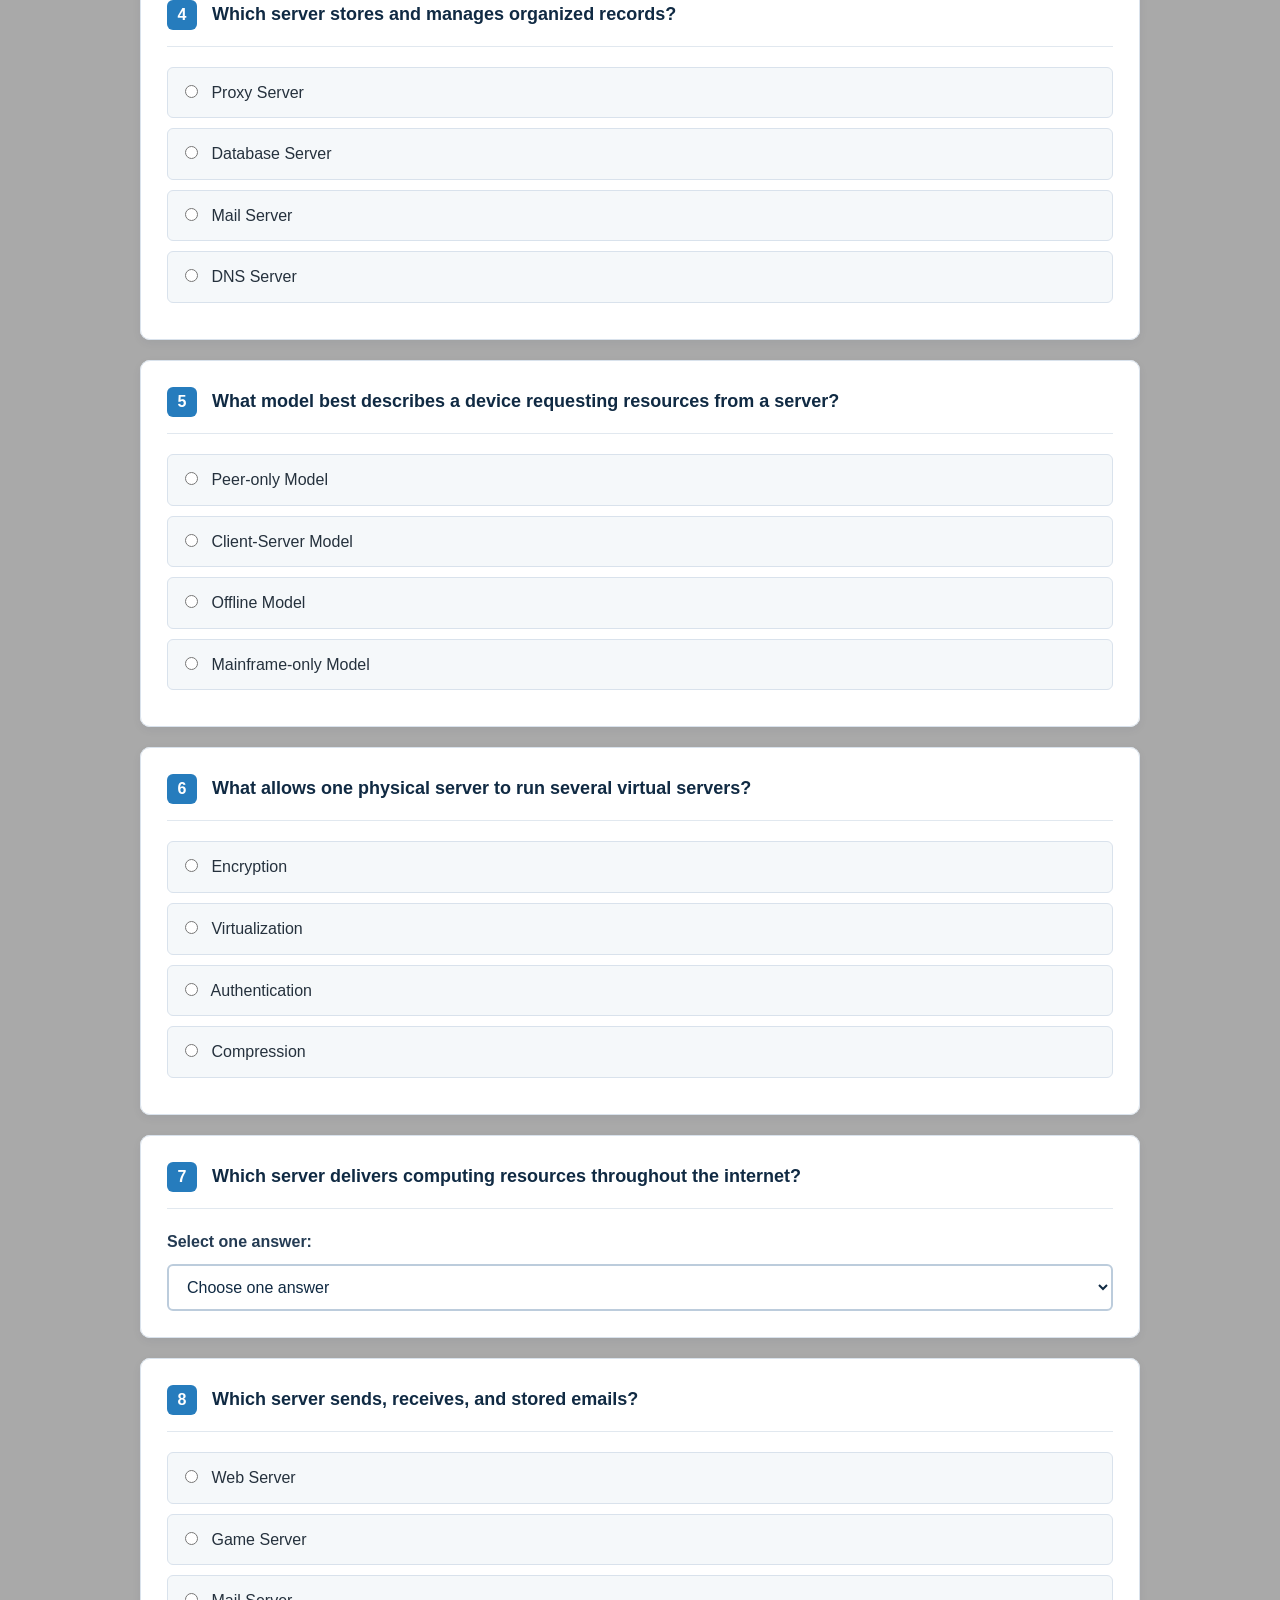
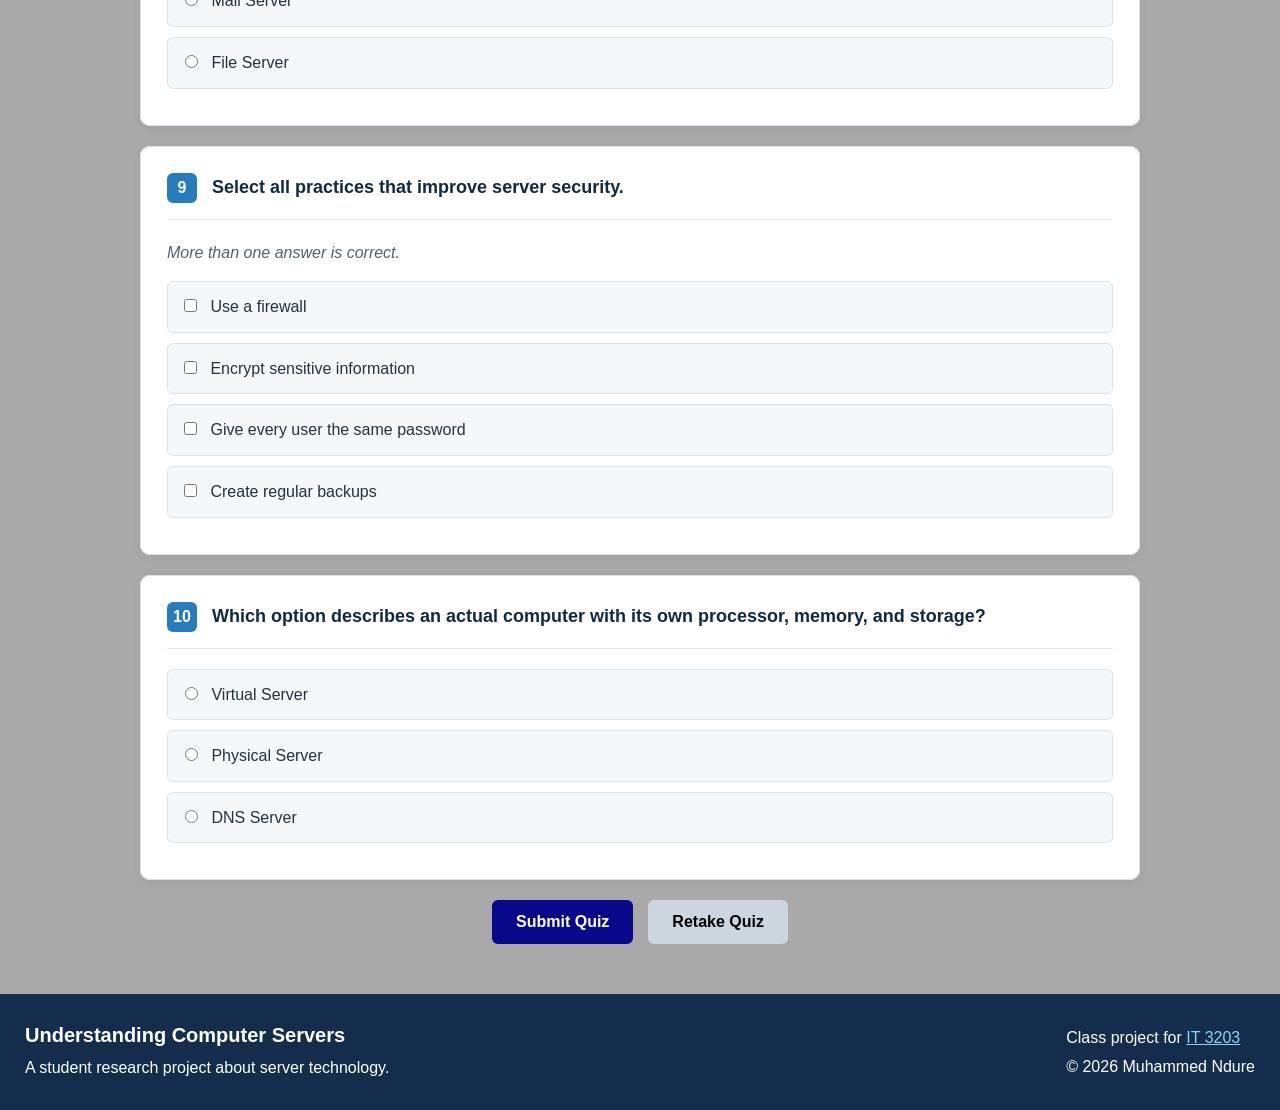
<file: quiz.html>
<!DOCTYPE html>
<html lang="en">
<head>
    <meta charset="UTF-8">

    <meta
            name="viewport"
            content="width=device-width, initial-scale=1.0"
    >

    <title>Server Knowledge Quiz | ServerCO</title>

    <link rel="stylesheet" href="styles.css">

    <!-- Javascript loads after the HTML has been processed -->
    <script src="quiz.js" defer></script>
</head>

<body>
    <!-- Main website navigation -->
    <header class="site-header">
        <div class="logo">
            <a href="index.html">Server<span>CO</span></a>
            <p>Understanding modern computing</p>
        </div>

        <nav class="nav-bar" aria-label="Main Navigation">
            <ul class="nav-bar">
                <li><a href="index.html">Home</a></li>
                <li><a href="history.html">History</a></li>
                <li><a href="types.html">Server Types</a></li>
                <li><a href="concepts.html">Key Concepts</a></li>
                <li><a href="resources.html">References</a></li>
                <li><a href="quiz.html" class="active">Quiz</a></li>
                <li><a href="about.html">About</a></li>
            </ul>
        </nav>
    </header>

    <main class="quiz-page">
        <!--Quiz introduction and timer-->
        <section class="quiz-introduction">
            <div>
                <p class="label">Self-Assessment</p>
                <h1>Server Knowledge Quiz</h1>

                <p>
                    Test your knowledge on server types, networking,
                    virtualization, cloud computing, and security.
                </p>

                <p>
                    You have 10 minutes to answer all 10 questions.
                    A score of 70% or higher is required to pass.
                </p>
            </div>

            <div class="timer-box" aria-live="polite">
                <span>Time Remaining</span>
                <strong id="timer">10:00</strong>
            </div>
        </section>

        <!-- Explains quiz rules before the user answers -->
        <section class="content-section quiz-instructions">
            <h2>Quiz Instructions</h2>

            <ul>
                <li>There are ten questions, worth one point each.</li>
                <li>A score of seven out of ten is required to pass.</li>
                <li>The timer starts when this page loads.</li>
                <li>The quiz submits automatically after ten minutes.</li>
                <li>
                    For the multiple-selection question, select every correct
                    answer and no incorrect answers to earn the point.
                </li>
                <li>
                    Use Retake Quiz to clear your answers and restart the timer.
                </li>
            </ul>
        </section>

        <!--Results appear here after submission-->
        <section
            id="resultsPanel"
            class="results-panel"
            aria-live="polite"
            hidden>

            <h2 id="overallResult"></h2>

            <div class="result-summary">
                <div>
                    <span>Total Score</span>
                    <strong id="totalScore"></strong>
                </div>

                <div>
                    <span>Percentage</span>
                    <strong id="percentageScore"></strong>
                </div>

                <div>
                    <span>Time Spent</span>
                    <strong id="timeSpent"></strong>
                </div>
            </div>

            <h3>Question Results</h3>

            <div id="questionResults"></div>
        </section>

        <!--Server Quiz Form-->
        <form id="serverQuiz" class="quiz-form">
            <!-- Question 1-->
            <fieldset class="question-card">
                <legend>
                    <span class="question-number">1</span>
                    Fill in the blank
                </legend>

                <label for="q1">
                    A computer that provided resources or services to other
                    computers is called a ______.
                </label>

                <input
                    type="text"
                    id="q1"
                    name="q1"
                    autocomplete="off"
                    required
                >
            </fieldset>

            <!--Question 2-->
            <fieldset class="question-card">
                <legend>
                    <span class="question-number">2</span>
                    Fill in the blank
                </legend>

                <label for="q2">
                    DNS stands for ____.
                </label>

                <input
                type="text"
                id="q2"
                name="q2"
                required
                >
            </fieldset>

            <!-- Question 3: Multiple Choice-->
            <fieldset class="question-card">
                <legend>
                    <span class="question-number">3</span>
                    Which server delivers website content to a browser?
                </legend>

                <label class="choice">
                    <input type="radio" id="q3" name="q3" value="html" required>
                    File Server
                </label>

                <label class="choice">
                    <input type="radio" name="q3" value="web">
                    Web Server
                </label>

                <label class="choice">
                    <input type="radio" name="q3" value="mail">
                    Mail Server
                </label>

                <label class="choice">
                    <input type="radio" name="q3" value="game">
                    Game Server
                </label>
            </fieldset>

            <!--Question 4: Multiple Choice-->
            <fieldset class="question-card">
                <legend>
                    <span class="question-number">4</span>
                    Which server stores and manages organized records?
                </legend>


            <label class="choice">
                <input type="radio" name="q4" value="proxy" required>
                Proxy Server
            </label>

            <label class="choice">
                <input type="radio" name="q4" value="database">
                Database Server
            </label>

            <label class="choice">
                <input type="radio" name="q4" value="mail">
                Mail Server
            </label>

            <label class="choice">
                <input type="radio" name="q4" value="dns">
                DNS Server
            </label>
        </fieldset>

            <!--Question 5: Multiple Choice-->
            <fieldset class="question-card">
                <legend>
                    <span class="question-number">5</span>
                    What model best describes a device requesting resources
                    from a server?
                </legend>

                <label class="choice">
                    <input type="radio" name="q5" value="peer" required>
                    Peer-only Model
                </label>

                <label class="choice">
                    <input type="radio" name="q5" value="client-server">
                    Client-Server Model
                </label>

                <label class="choice">
                    <input type="radio" name="q5" value="offline">
                    Offline Model
                </label>

                <label class="choice">
                    <input type="radio" name="q5" value="mainframe">
                    Mainframe-only Model
                </label>
            </fieldset>

            <!--Question 6: Multiple Choice-->
            <fieldset class="question-card">
                <legend>
                    <span class="question-number">6</span>
                    What allows one physical server to run
                    several virtual servers?
                </legend>

                <label class="choice">
                    <input type="radio" name="q6" value="encryption" required>
                    Encryption
                </label>

                <label class="choice">
                    <input type="radio" name="q6" value="virtualization">
                    Virtualization
                </label>

                <label class="choice">
                    <input type="radio" name="q6" value="authentication">
                    Authentication
                </label>

                <label class="choice">
                    <input type="radio" name="q6" value="compression">
                    Compression
                </label>
            </fieldset>

            <!--Question 7: Dropdown-->
            <fieldset class="question-card">
                <legend>
                    <span class="question-number">7</span>
                    Which server delivers computing resources throughout the
                    internet?
                </legend>

                <label for ="q7">Select one answer:</label>

                <select id="q7" name="q7" required>
                    <option value="">Choose one answer</option>
                    <option value="physical">Physical Server</option>
                    <option value="cloud">Cloud Server</option>
                    <option value="file">File Server</option>
                    <option value="print">Print Server</option>
                </select>
            </fieldset>

            <!-- Question 8: Multiple Choice-->
            <fieldset class="question-card">
                <legend>
                    <span class="question-number">8</span>
                    Which server sends, receives, and stored emails?
                </legend>

                <label class="choice">
                    <input type="radio" name="q8" value="web" required>
                    Web Server
                </label>

                <label class="choice">
                    <input type="radio" name="q8" value="game">
                    Game Server
                </label>

                <label class="choice">
                    <input type="radio" name="q8" value="mail">
                        Mail Server
                </label>

                <label class="choice">
                    <input type="radio" name="q8" value="file">
                    File Server
                </label>
            </fieldset>

            <!--Question 9: Multiple Choice-->
            <fieldset class="question-card">
                <legend>
                    <span class="question-number">9</span>
                    Select all practices that improve server security.
                </legend>

                <p class="question-instruction">
                    More than one answer is correct.
                </p>

                <label class="choice">
                    <input type="checkbox" name="q9" value="firewall">
                    Use a firewall
                </label>

                <label class="choice">
                    <input type="checkbox" name="q9" value="encryption">
                    Encrypt sensitive information
                </label>

                <label class="choice">
                    <input type="checkbox" name="q9" value="shared-password">
                    Give every user the same password
                </label>

                <label class="choice">
                    <input type="checkbox" name="q9" value="backups">
                    Create regular backups
                </label>
            </fieldset>

            <!--Question 10: Multiple Choice-->
            <fieldset class="question-card">
                <legend>
                    <span class="question-number">10</span>
                    Which option describes an actual computer with its own processor,
                    memory, and storage?
                </legend>

                <label class="choice">
                    <input type="radio" name="q10" value="virtual">
                    Virtual Server
                </label>

                <label class="choice">
                    <input type="radio" name="q10" value="physical">
                    Physical Server
                </label>

                <label class="choice">
                    <input type="radio" name="q10" value="dns">
                    DNS Server
                </label>
            </fieldset>

            <div class="quiz-button">
                <button type="submit" id="submitQuiz" class="submit-button">
                    Submit Quiz
                </button>

                <button type="button" id="resetQuiz" class="reset-button">
                    Retake Quiz
                </button>
            </div>
        </form>
    </main>

<footer class="footer">
    <div>
        <h2>Understanding Computer Servers</h2>
        <p>A student research project about server technology.</p>
    </div>

    <div>
        <p>
            Class project for
            <a
                    href="https://ksuweb.github.io/IT3203/"
                    target="_blank"
                    rel="noopener noreferrer"
            >
                IT 3203
            </a>
        </p>

        <p>&copy; 2026 Muhammed Ndure</p>
    </div>
</footer>
</body>
</html>
</file>
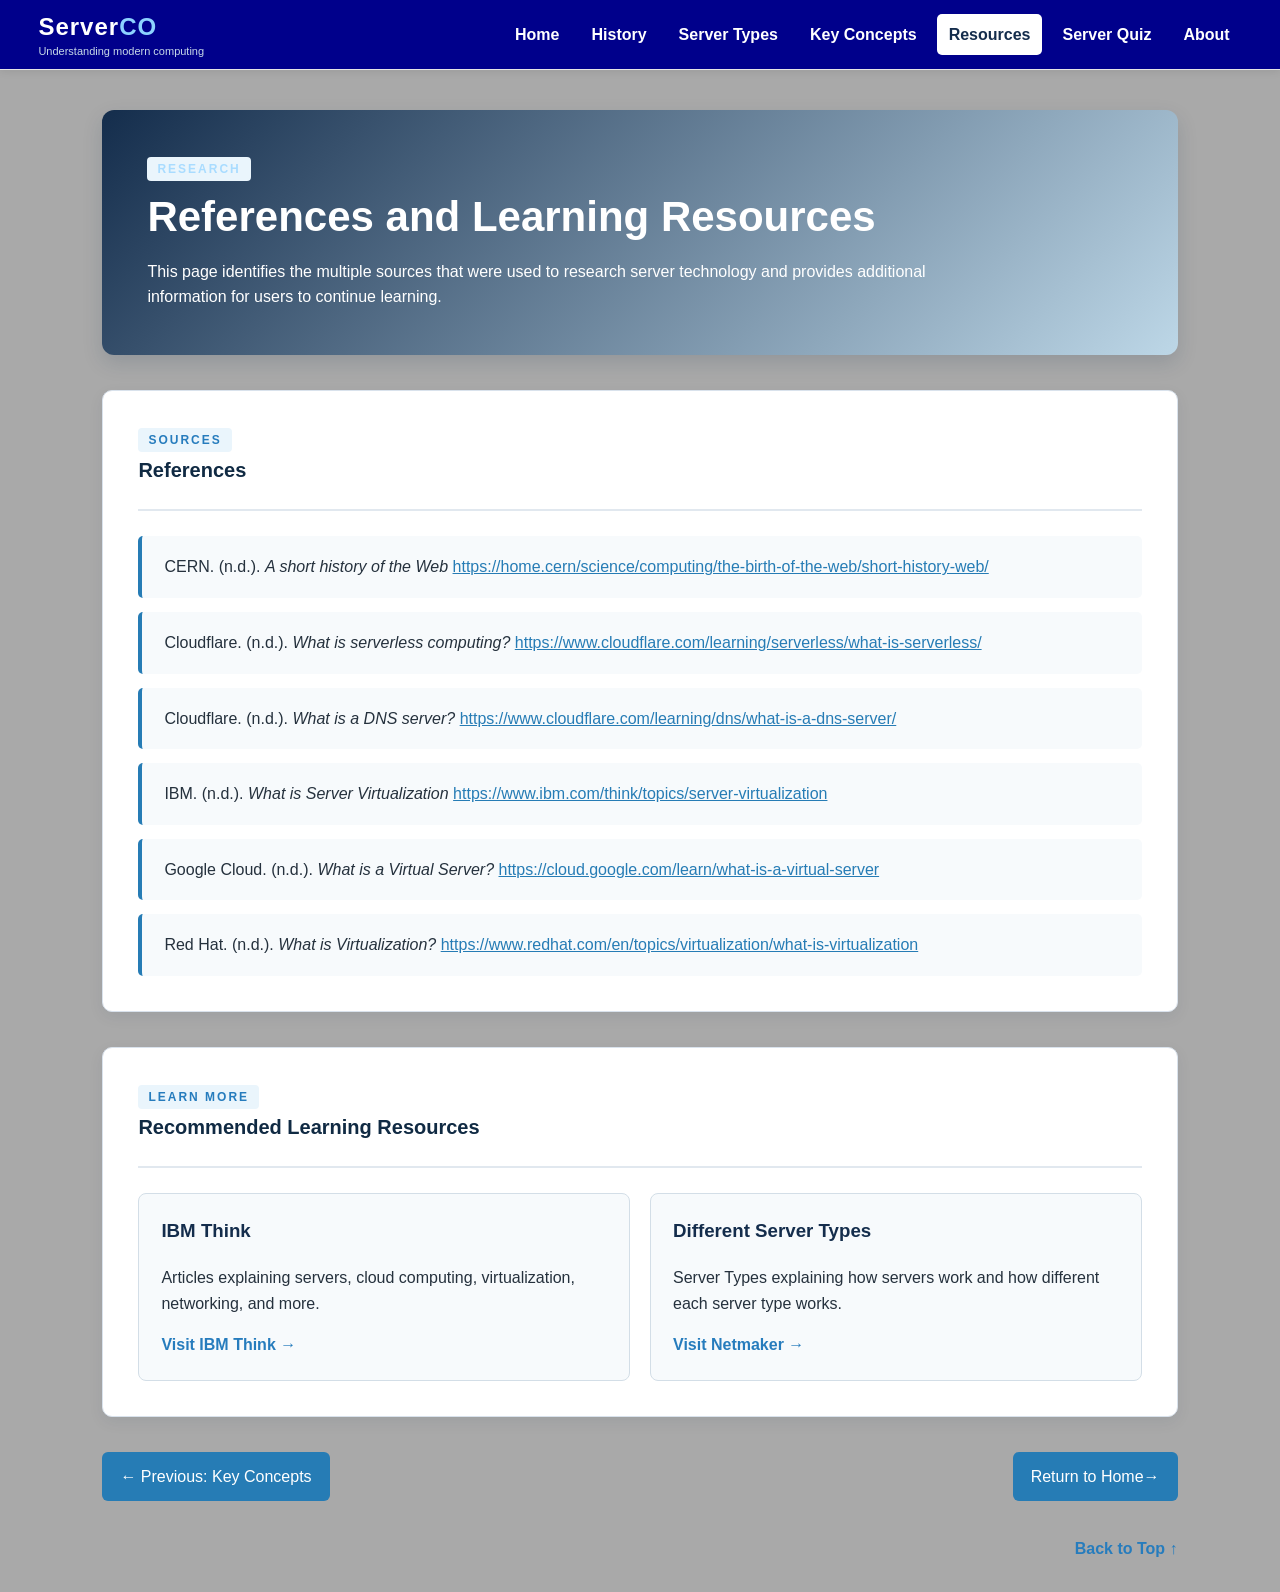
<file: resources.html>
<!DOCTYPE html>
<html lang="en">
<head>
    <meta charset="UTF-8">
    <meta name="viewport" content="width=device-width, initial-scale=1.0">

    <title>References and Resources | ServerCO</title>
    <link rel="stylesheet" href="styles.css">
</head>

<body>

<!-- Main Website Header -->
<header class="site-header">
    <div class="logo">
        <a href="index.html">Server<span>CO</span></a>
        <p>Understanding modern computing</p>
    </div>

    <nav class="nav-bar" aria-label="Main Navigation">
        <ul class="nav-bar">
            <li><a href="index.html">Home</a></li>
            <li><a href="history.html">History</a></li>
            <li><a href="types.html">Server Types</a></li>
            <li><a href="concepts.html">Key Concepts</a></li>
            <li><a href="resources.html" class="active">Resources</a></li>
            <li><a href="quiz.html">Server Quiz</a></li>
            <li><a href="about.html">About</a></li>
        </ul>
    </nav>
</header>
<main>
    <!--Page Introduction-->
    <section class="page-banner">
        <p class="label">Research</p>
        <h1>References and Learning Resources</h1>

        <p>
            This page identifies the multiple sources that were used to
            research server technology and provides additional information for
            users to continue learning.
        </p>
    </section>

    <!-- APA-style references -->
    <section class="content-section">
        <div class="content-heading">
            <p class="label">Sources</p>
            <h2>References</h2>
        </div>

        <div class="reference-list">
            <article class="reference-entry">
                <p>
                    CERN. (n.d.). <em>A short history of the Web</em>
                    <a href="https://home.cern/science/computing/the-birth-of-the-web/short-history-web/"
                       target="_blank"
                       rel="noopener noreferrer">
                        https://home.cern/science/computing/the-birth-of-the-web/short-history-web/
                    </a>
                </p>
            </article>

            <article class="reference-entry">
                <p>
                    Cloudflare. (n.d.).
                    <em>What is serverless computing?</em>
                    <a href="https://www.cloudflare.com/learning/serverless/what-is-serverless/"
                       target="_blank"
                       rel="noopener noreferrer">
                        https://www.cloudflare.com/learning/serverless/what-is-serverless/
                    </a>
                </p>
            </article>

            <article class="reference-entry">
                <p>
                    Cloudflare. (n.d.).
                    <em>What is a DNS server?</em>
                    <a href="https://www.cloudflare.com/learning/dns/what-is-a-dns-server/"
                       target="_blank"
                       rel="noopener noreferrer">

                        https://www.cloudflare.com/learning/dns/what-is-a-dns-server/
                    </a>
                </p>
            </article>

            <article class="reference-entry">
                <p>
                    IBM. (n.d.).
                    <em>What is Server Virtualization</em>
                    <a href="https://www.ibm.com/think/topics/server-virtualization"
                       target="_blank"
                       rel="noopener noreferrer">
                        https://www.ibm.com/think/topics/server-virtualization
                    </a>
                </p>
            </article>

            <article class="reference-entry">
                <p>
                   Google Cloud. (n.d.).
                    <em>What is a Virtual Server?</em>
                    <a href="https://cloud.google.com/learn/what-is-a-virtual-server"
                       target="_blank"
                       rel="noopener noreferrer">
                        https://cloud.google.com/learn/what-is-a-virtual-server
                    </a>
                </p>
            </article>

            <article class="reference-entry">
                <p>

                    Red Hat. (n.d.).
                    <em>What is Virtualization?</em>
                    <a href="https://www.redhat.com/topics/virtualization"
                       target="_blank"
                       rel="noopener noreferrer">
                        https://www.redhat.com/en/topics/virtualization/what-is-virtualization
                    </a>
                </p>
            </article>
        </div>
    </section>

    <!-- Additional Educational Resources -->
    <section class="content-section">
        <div class="content-heading">
            <p class="label">Learn More</p>
            <h2>Recommended Learning Resources</h2>
        </div>

        <div class="resource-grid">
            <article class="resource-card">
                <h3>IBM Think</h3>
                <p>
                    Articles explaining servers, cloud computing, virtualization,
                    networking, and more.
                </p>

                <a href="https://www.ibm.com/think"
                   target="_blank"
                   rel="noopener noreferrer">
                    Visit IBM Think →
                </a>
            </article>

            <article class="resource-card">
                <h3>Different Server Types</h3>
                <p>
                     Server Types explaining how servers work and how different
                    each server type works.
                </p>

                <a href="https://www.netmaker.io/resources/types-of-servers"
                   target="_blank"
                   rel="noopener noreferrer">
                    Visit Netmaker →
                </a>
            </article>
        </div>
    </section>
    <div class="page-nav">
        <a href="concepts.html">← Previous: Key Concepts</a>
        <a href="index.html">Return to Home→</a>
    </div>

    <div class="back-to-top">
        <a href="#">Back to Top ↑</a>
    </div>
</main>

</body>

</html>
</file>
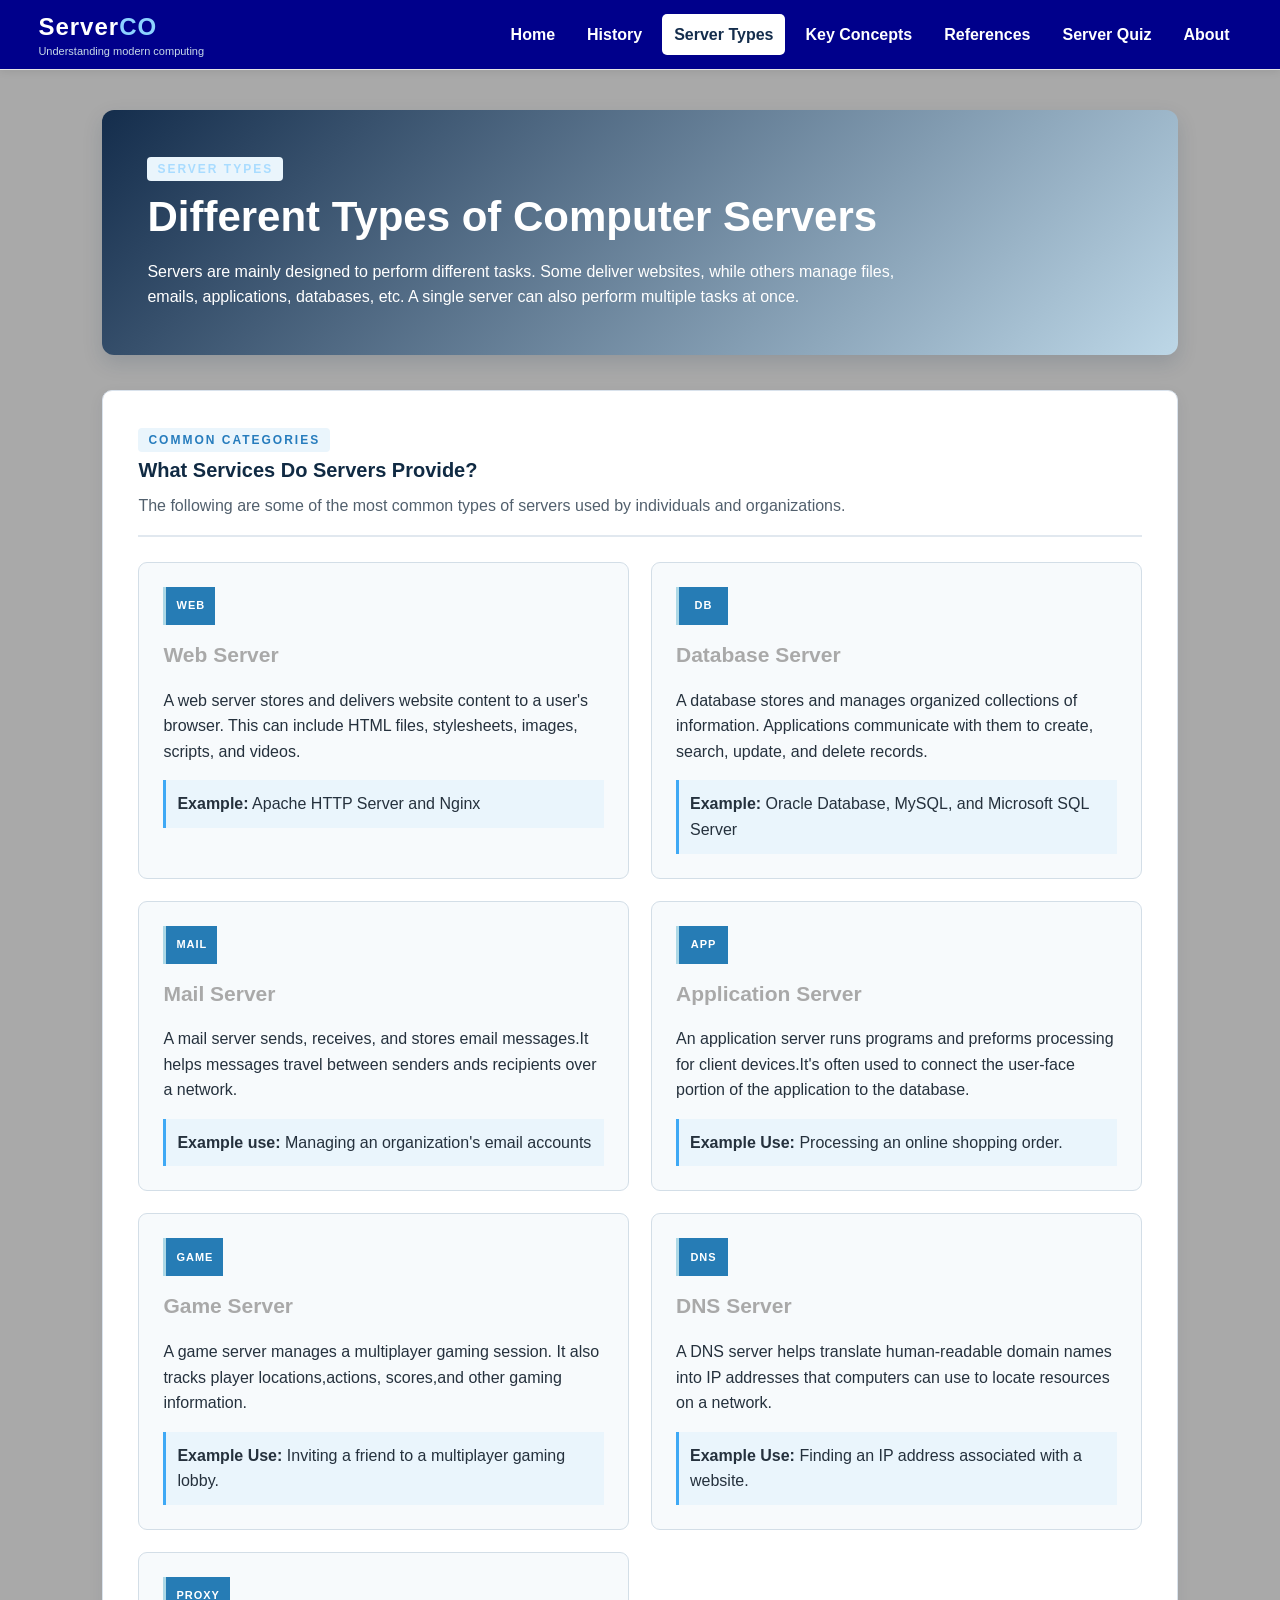
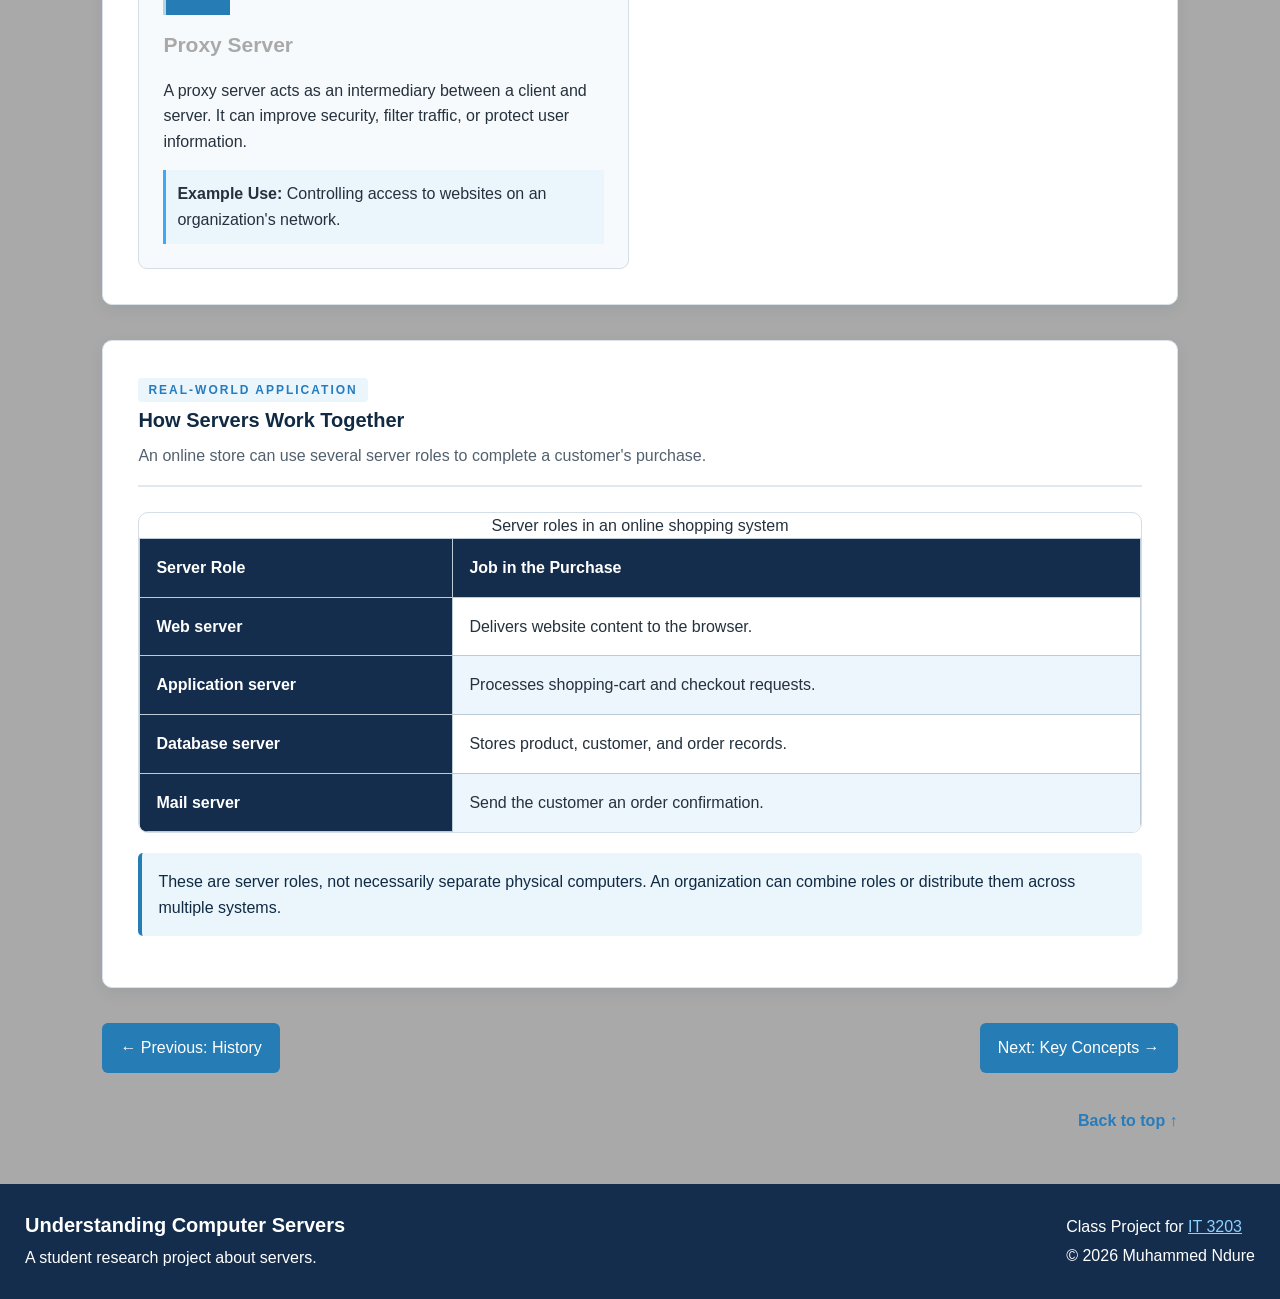
<file: types.html>
<!DOCTYPE html>
<html lang="en">
<head>
    <meta charset="UTF-8">
    <meta name="viewport" content="width=device-width, initial-scale=1.0">

        <title>Server Types | ServerCO</title>
        <link rel="stylesheet" href="styles.css">
</head>

<body>
    <!-- Main Website Header -->
    <header class="site-header">
        <div class="logo">
            <a href="index.html">Server<span>CO</span></a>
            <p>Understanding modern computing</p>
        </div>

        <nav class="navbar" aria-label="Main Navigation">
            <ul class="nav-bar">
                <li><a href="index.html">Home</a></li>
                <li><a href="history.html">History</a></li>

                <!-- Active Identifiers for The Current Page -->
                <li>
                    <a href="types.html" class="active">Server Types</a>
                </li>

                <li><a href="concepts.html">Key Concepts</a></li>
                <li><a href="resources.html">References</a></li>
                <li><a href="quiz.html">Server Quiz</a></li>
                <li><a href="about.html">About</a></li>
            </ul>
        </nav>
    </header>

    <main>
        <!--Page Introduction-->
        <section class="page-banner">
            <p class="label">Server Types</p>
            <h1>Different Types of Computer Servers</h1>

            <p>
                Servers are mainly designed to perform different tasks.
                Some deliver websites, while others manage files, emails,
                applications, databases, etc. A single server can also perform multiple
                tasks at once.
            </p>
        </section>

        <!-- Main Server Categories -->
        <section class="content-section">
            <div class="content-heading">
                <p class="label">Common Categories</p>
                <h2>What Services Do Servers Provide?</h2>

                <p>
                    The following are some of the most common types of servers
                    used by individuals and organizations.
                </p>
            </div>


            <div class="server-grid">
                <article class="server-card">
                    <div class="server-icon">WEB</div>

                    <h3>Web Server</h3>

                    <p>
                        A web server stores and delivers website content to
                        a user's browser. This can include HTML files, stylesheets,
                        images, scripts, and videos.
                    </p>

                    <p class="server-example">
                        <strong>Example:</strong> Apache HTTP Server and Nginx
                    </p>
                </article>

                <article class="server-card">
                    <div class="server-icon">DB</div>

                    <h3>Database Server</h3>

                    <p>
                        A database stores and manages organized collections of information.
                        Applications communicate with them to create, search, update, and delete records.
                    </p>

                    <p class="server-example">
                        <strong>Example:</strong> Oracle Database, MySQL, and Microsoft SQL Server
                    </p>
                </article>

                <article class="server-card">
                    <div class="server-icon">MAIL</div>

                    <h3>Mail Server</h3>

                    <p>
                        A mail server sends, receives, and stores email
                        messages.It helps messages travel between senders ands
                        recipients over a network.
                    </p>

                    <p class="server-example">
                        <strong>Example use:</strong> Managing an organization's email accounts
                    </p>
                </article>

                <article class="server-card">
                    <div class="server-icon">APP</div>

                    <h3>Application Server</h3>

                    <p>
                        An application server runs programs and preforms
                        processing for client devices.It's often used to connect the
                        user-face portion of the application to the database.
                    </p>

                    <p class="server-example">
                        <strong>Example Use:</strong> Processing an online shopping order.
                    </p>
                </article>

                <article class="server-card">
                    <div class="server-icon">GAME</div>

                    <h3>Game Server</h3>
                    <p>
                        A game server manages a multiplayer gaming session.
                        It also tracks player locations,actions,
                        scores,and other gaming information.
                    </p>

                    <p class="server-example">
                        <strong>Example Use:</strong> Inviting a friend to a
                        multiplayer gaming lobby.
                    </p>
                </article>

                <article class="server-card">
                    <div class="server-icon">DNS</div>

                    <h3>DNS Server</h3>

                    <p>
                        A DNS server helps translate human-readable domain names
                        into IP addresses that computers can use to locate resources
                        on a network.
                    </p>

                    <p class="server-example">
                        <strong>Example Use:</strong> Finding an IP address associated
                        with a website.
                    </p>
                </article>

                <article class="server-card">
                    <div class="server-icon">PROXY</div>

                    <h3>Proxy Server</h3>

                    <p>
                        A proxy server acts as an intermediary between a client and server.
                        It can improve security, filter traffic, or protect user information.
                    </p>

                    <p class="server-example">
                        <strong>Example Use:</strong> Controlling access to websites on an organization's network.
                    </p>
                </article>
            </div>
        </section>

        <!-- Explains how different server roles cooperate -->
        <section class="content-section">
            <div class="content-heading">
                <p class="label">Real-World Application</p>
                <h2>How Servers Work Together</h2>

                <p>
                    An online store can use several server roles to complete
                    a customer's purchase.
                </p>
            </div>

            <div class="table-container">
                <table>
                    <caption>Server roles in an online shopping system</caption>

                    <thead>
                    <tr>
                        <th scope="col">Server Role</th>
                        <th scope="col">Job in the Purchase</th>
                    </tr>
                    </thead>

                    <tbody>
                    <tr>
                        <th scope="row">Web server</th>
                        <td>Delivers website content to the browser.</td>
                    </tr>

                    <tr>
                        <th scope="row">Application server</th>
                        <td>Processes shopping-cart and checkout requests.</td>
                    </tr>

                    <tr>
                        <th scope="row">Database server</th>
                        <td>Stores product, customer, and order records.</td>
                    </tr>

                    <tr>
                        <th scope="row">Mail server</th>
                        <td>Send the customer an order confirmation.</td>
                    </tr>
                    </tbody>
                </table>
            </div>

            <p class="information-note">
                These are server roles, not necessarily separate physical computers.
                An organization can combine roles or distribute them across
                multiple systems.
            </p>

            <!-- Add a citation to the source you use for this explanation. -->
        </section>

        <!-- Links between pages-->
        <div class="page-nav">
            <a href="history.html">← Previous: History</a>
            <a href="concepts.html">Next: Key Concepts →</a>
        </div>

        <div class="back-to-top">
            <a href="#">Back to top ↑</a>
        </div>

    </main>

    <!-- Required class project footer -->
    <footer class="footer">
        <div>
            <h2>Understanding Computer Servers</h2>
            <p>A student research project about servers.</p>
        </div>

        <div>
            <p>
                Class Project for
                <a href="https://ksuweb.github.io/IT3203/"
                   target="_blank"
                   rel="noopener noreferrer">
                    IT 3203
                </a>
            </p>

            <p>&copy; 2026 Muhammed Ndure</p>
        </div>
    </footer>
</body>
</html>
</file>
<file: styles.css>
/* Applies to every element */
* {
    box-sizing: border-box;
}

/* General page appearance */
html {
    scroll-behavior: smooth;
}

body {
    margin: 0;
    background-color:#A9A9A9;
    color: #25313d;
    font-family: Arial, Helvetica, sans-serif;
    line-height: 1.6;
}

/* Header layout using Flexbox */
.site-header {
    position: sticky;
    top: 0;
    z-index: 9999;

    display: flex;
    justify-content: space-between;
    align-items: center;

    min-height: 64px;
    padding: 8px 3%;

    background-color: darkblue;
    border-bottom: 1px solid #e5e5e5;
    box-shadow: 0 2px 8px rgba(0,0,0,0.08);
}

/* Website logo */
.logo a {
    color: white;
    font-size: 24px;
    font-weight: bold;
    letter-spacing: 1px;
    text-decoration: none;
}

.logo span{
    color: #8dd2ff;
}
.logo p {
    margin: -3px 0 0;
    color: #c7d9e8;
    font-size: 11px;
}
/* Navigation list */
.nav-bar {
    display: flex;
    flex-wrap: wrap;
    gap: 8px;

    margin: 0;
    padding: 0;
    list-style: none;
}

/* Navigation links */
.nav-bar a {
    display: block;
    position: relative;
    padding: 8px 12px;

    color: #ffffff;
    font-weight: 600;
    text-decoration: none;
    border-radius: 5px;

    transition: color 0.2s ease, background-color 0.2s ease;
}

/* Required hover effect */
.nav-bar a:hover {
    color: #142d4c;
    background-color: #8dd2ff;
}

/* Identifies the page currently being viewed */
.nav-bar a.active {
    background-color: #ffffff;
    color: #142d4c;
}

/* Main content width */
main {
    position: relative;
    z-index: 0;
    width: 84%;
    max-width: 1200px;
    margin: 0 auto;
}

/* Homepage introduction layout */
.hero {
    display: flex;
    justify-content: space-between;
    align-items: center;
    gap: 50px;

    margin: 40px 0;
    padding: 50px;
    background-color: white;
    border: 1px solid #d9e2ec;
    border-radius: 12px;
}

.hero-text {
    flex: 1;
}

.hero h1 {
    margin: 5px 0 15px;
    color: #142d4c;
    font-size: 44px;
    line-height: 1.2;
}

/* ID selector required by the assignment */
#introduction {
    border-left: 6px solid #3fa9f5;
}

.hero-image {
    width: 45%;
    max-width: 500px;
    border: 4px solid #e1e8ef;
    border-radius: 10px;
}

/* Button styling */
.button {
    display: inline-block;
    margin-top: 12px;
    padding: 11px 20px;

    background-color: #267cb5;
    color: white;
    border-radius: 5px;
    text-decoration: none;
}

.button:hover {
    background-color: #142d4c;
}

/* Reusable content sections */
.content-section {
    margin: 35px 0;
    padding: 35px;

    background-color: white;
    border: 1px solid #d9e2ec;
    border-radius: 10px;
    box-shadow: 0 5px 15px rgba(20,45,76,0.07);
}

.content-section h2 {
    margin-top: 0;
    color: #142d4c;
}
.content-heading{
    position: static;
    display: block;

    margin-bottom: 25px;
    padding-bottom: 16px;

    background-color: transparent;
    border-bottom: 2px solid #e1e8ef;
    text-align: left;
}

.content-heading h2{
    position: static;

    margin: 0 0 10px;
    color: #102a43;

    font-size: 20px;
    font-weight: 700;
    line-height: 1.25;
}

.content-heading > p:last-child{
    max-width: 750px;
    margin: 0;

    color: #52606d;
    line-height: 1.6;
}

/* Card layout using CSS Grid */
.card-container {
    display: grid;
    grid-template-columns: repeat(2, 1fr);
    gap: 20px;
}

.card {
    padding: 22px;
    color: #25313d;
    background-color: #edf6fc;
    border: 1px solid #bdd7e7;
    border-left: 5px solid #3fa9f5;
    border-radius: 8px;
    text-decoration: none;

    transition: transform 0.2s ease, box-shadow 0.2s ease;
}

.card:hover {
    transform: translate(-4px);
    box-shadow: 0 8px 18px rgba(20,45,76,0.14);
}

.card h3 {
    margin: 5px 0;
    color: #267cb5;
}
.card p{
    margin-bottom: 0;
}
.card-number{
    color: #267cbd;
    font-size: 13px;
    font-weight: bold;
}
/* Groups the label, heading, and description */

.label{
    display: inline-block;

    margin: 0 0 6px;
    padding: 5px 10px;

    color: #267cbd;
    background-color: #eaf5fc;

    font-size: 12px;
    font-weight: 700;
    letter-spacing: 2px;
    line-height: 1.2;
    text-transform: uppercase;

    border-radius: 4px;
}
/* Description under title */
.section-description{
    display: block;
    max-width: 750px;

    margin: 0;
    padding: 0;
    color: #5f6f7e;
    font-size: 16px;
    line-height: 1.6;
}

/* Homepage learning objectives */
.learning-list{
    padding-left: 22px;
}

.learning-list li{
    margin-bottom: 10px;
}

/* Table of contents */
.contents-list li {
    margin-bottom: 16px;
    padding-left: 8px;
}

.contents-list a {
    color: #267cb5;
    font-size: 18px;
    font-weight: bold;
}

.contents-list a:hover {
    color: #142d4c;
}

.contents-list p {
    margin: 2px 0;
}

/* Table styling */
.table-container {
    overflow-x: auto;
    position: relative;
    z-index: 1;

    border: 1px solid #d3dee7;
    border-radius: 10px;
}

table {
    width: 100%;
    border-collapse: collapse;
    background-color: white;
}

th,
td {
    padding: 16px;
    border: 1px solid #bccbd6;
    text-align: left;
}

th {
    padding: 16px;
    text-align: left;
    background-color: #142d4c;
    color: white;
}

tbody tr:nth-child(even) {
    background-color: #edf6fc;
}

tbody tr:hover{
    background-color: #d9effc;
}
tbody tr:last-child td{
    border-bottom: none;
}

/*Back-to-top*/
.back-to-top{
    margin: 30px 0;
    text-align:right;
}

.back-to-top a{
    color: #267cbd;
    font-weight: bold;
    text-decoration: none;
}
 .back-to-top a:hover{
     color: #142d4c;
 }

 /*Interior page heading */

.page-banner{
    margin: 40px 0 30px;
    padding: 45px;

    color: white;
    background: linear-gradient(135deg, #142d4c, #bdd7e7);
    border-radius: 12px;
    box-shadow: 0 8px 20px rgba(20,45,76,0.15);
}

.page-banner h1{
    margin: 5px 0 12px;
    font-size: 42px;
    line-height: 1.2;
}

.page-banner p:last-child{
    max-width:800px;
    margin-bottom:0;
}

.page-banner .label{
    color: #a9dcff;
}

/* Two-Column Information Section */
.two-column{
    display: grid;
    grid-template-columns: 1.2fr 1fr;
    align-items: center;
    gap: 40px;
}

.history-figure{
    margin: 0;
}

.history-figure img{
    display: block;
    width: 100%;
    border: 4px solid #e1e8ef;
    border-radius: 10px;
}

.history-figure figcaption{
    padding-top: 8px;
    color: #5f6f7e;
    font-size: 14px;
}

/* Server History Timeline */
.timeline{
    position: relative;
    margin-top: 30px;
    padding-left: 30px;
    border-left: 4px solid #3fa9f5;
}

.timeline-item{
    position: relative;
    display: grid;
    grid-template-columns: 130px 1fr;
    gap: 25px;

    margin-bottom: 30px;
    padding: 22px;

    background-color: #f7fafc;
    border: 1px solid #d3dee7;
    border-radius: 8px;
}

.timeline-item::before{
    content: "";
    position: absolute;
    top: 27px;
    left: -39px;

    width: 14px;
    height: 14px;

    background-color: #267cb5;
    border: 4px solid white;
    border-radius: 50%;
}

.timeline-date{
    color: #267cb5;
    font-weight: bold;
}

.timeline-content h3{
    margin-top: 0;
    color: #142d4c;
}

.timeline-content p{
    margin-bottom: 0;
}

.information-note{
    margin-top: 20px;
    padding: 16px;

    color: #102a43;
    background-color: #eaf5fc;
    border-left: 4px solid #267cb5;
    border-radius: 5px;
}

.source-note{
    font-size: 14px;
    color: #52606d;
}

.source-note a{
    color:#165f8f ;
}

/* Links between research pages */
.page-nav{
    display: flex;
    justify-content: space-between;
    gap: 20px;
    margin: 35px 0;
}

.page-nav a{
    padding: 12px 18px;

    color: white;
    background-color: #267cb5;
    border-radius: 6px;
    text-decoration: none;

    transition:
            background-color 0.2s ease,
            transform 0.2s ease;

}

.page-nav a:hover{
    background-color: #142d4c;
    transform: translateY(-2px);
}
/* Main Server Type Cards */
.server-grid{
    display: grid;
    grid-template-columns: repeat(2,1fr);
    gap: 22px;
    margin-top:25px;
}

.server-card{
    padding:24px;
    background-color:#f7fafc;
    border: 1px solid #d3dee7;
    border-radius: 9px;
    transition:
            transform 0.2s ease,
            box-shadow 0.2s ease,
            border-color 0.2s ease;
}

.server-card:hover{
    transform: translateY(-4px);
    border-color: #267cb5;
    box-shadow: 0 8px 20px rgba(20,45,76,0.12);
}

.server-card h3{
    margin: 13px 0 8px;
    color: #A9A9A9;
    font-size: 21px;
}

.server-icon{
    display: inline-flex;
    justify-content: center;
    align-items: center;

    min-width: 52px;
    height: 38px;
    padding: 0 10px;

    color: white;
    background-color: #267cb5;
    font-size: 11px;
    font-weight: bold;
    letter-spacing: 1px;
    border-left: 3px solid lightblue;
}

.server-example{
    margin-bottom: 0;
    padding: 11px;
    background-color: #eaf5fc;
    border-left: 3px solid #3fa9f5;
}

/* Physical, Virtual and Cloud Server Cards */
.infrastructure-grid{
    display: grid;
    grid-template-columns: repeat(3,1fr);
    gap: 20px;
    margin-top: 25px;
}
.infrastructure-card{
    padding: 24px;
    background-color: #142d4c;
    color: #e8f0f7;
    border-radius: 9px;
}
.infrastructure-card >span{
    color: #8dd2ff;
    font-size: 13px;
    font-weight: bold;
}
.infrastructure-card h3{
    margin-bottom: 4px;
    color: white;
}
.infrastructure-card h4{
    margin-bottom: 4px;
    color:#8dd2ff;
}
.infrastructure-card p:last-child{
    margin-top:0;
    margin-bottom: 0;
}

/* Mobile Layout for Server Types Page */
@media (max-width: 800px) {
    .server-grid,
    .infrastructure-grid{
        grid-template-columns: 1fr;
    }
}
/*Key Concepts Layout */
.concept-grid{
    display:grid;
    grid-template-columns: repeat(2,1fr);
    gap: 22px;
}
.concept-card{
    padding: 24px;
    background-color: #f7fafc;
    border: 1px solid #d3dee7;
    border-top: 4px solid #267cb5;
    border-radius: 8px;
    transition: transform 0.2s ease, box-shadow 0.2s ease;
}
.concept-card:hover{
    transform: translateY(-4px);
    box-shadow: 0 8px 20px rgba(20,45,76,0.12);
}
.concept-card h3{
    margin: 4px 0 10px;
    color: #142d4c;
}
.concept-number{
    color: #267cb5;
    font-size: 13px;
    font-weight: bold;
}
.concept-example{
    padding: 10px;
    background-color: #eaf5fc;
    border-left: 3px solid #3fa9f5;
}

/* Client-Server Process List */
.process-list{
    margin: 25px 0 0;
    padding: 0;
    list-style: none;
}
.process-list li{
    display: flex;
    align-items: flex-start;
    gap: 18px;
    margin-bottom: 18px;
    padding: 18px;
    background-color: #f7fafc;
    border: 1px solid #d3dee7;
    border-radius: 8px;
}
.process-list li > span{
    display: flex;
    flex-shrink: 0;
    justify-content: center;
    align-items: center;

    width: 38px;
    height: 38px;

    color: white;
    background-color: #267cb5;
    font-weight: bold;
    border-radius: 50%;
}
.process-list h3{
    margin: 0;
    color: darkblue;
}
.process-list p{
    margin: 4px 0 0;
}

/* Reference Page */
.reference-list{
    display: grid;
    gap: 14px;
}
.reference-entry{
    padding: 18px 22px;
    background-color: #f7fafc;
    border-left: 4px solid #267cb5;
    border-radius: 5px;
}
.reference-entry p{
    margin: 0;
    padding-left: 28px;
    text-indent: -28px;
}
.reference-entry a{
    color: #267cb5;
    overflow-wrap: anywhere;
}
.reference-entry a:hover{
    color: #142d4c;
}
.resource-grid{
    display: grid;
    grid-template-columns: repeat(2,1fr);
    gap: 20px;
}
.resource-card{
    padding: 22px;
    background-color: #f7fafc;
    border: 1px solid #d3dee7;
    border-radius: 8px;
}
.resource-card h3{
    margin-top: 0;
    color: #142d4c;
}
.resource-card a{
    color: #267cbd;
    font-weight: bold;
    text-decoration: none;
}
.resource-card a:hover{
    color: #142d4c;
}
.check-list li{
    margin-bottom: 10px;
}

/*About Page */
.about-layout{
    display: grid;
    grid-template-columns: 180px 1fr;
    align-items: center;
    gap: 35px;
}
.profile-placeholder{
    display: flex;
    justify-content: center;
    align-items: center;

    width: 160px;
    height: 160px;

    color: white;
    background: linear-gradient(135deg,#142d4c,#3fa9f5);
    font-size: 45px;
    font-weight: bold;
    border-radius: 50%;
    box-shadow: 0 8px 20px rgba(20,45,76,0.2);
}
.about-text h2{
    margin: 5px 0 12px;
    color: #142d4c;
}
.resume-grid{
    display: grid;
    grid-template-columns: repeat(2,1fr);
    gap: 20px;
}
.resume-card{
    padding: 22px;
    background-color: #f7fafc;
    border: 1px solid #d3dee7;
    border-radius: 8px;
}
.resume-card h3{
    margin-top: 0;
    color: #267cbd;
}
.technology-list{
    display: flex;
    flex-wrap: wrap;
    gap: 12px;
}
.technology-list span{
    padding: 9px 15px;
    color: #25313d;
    background-color: #eaf5fc;
    border: 1px solid #bdd7e7;
    border-radius: 20px;
    font-weight: bold;
}
.contact-box{
    margin: 35px 0;
    padding: 35px;
    color: white;
    background: linear-gradient(135deg,#142d4c,#267cbd);
    border-radius: 10px;
    text-align: center;
}
.contact-box h2{
    margin-top: 0;
}
.contact-buttons{
    display: flex;
    justify-content: center;
    gap: 12px;
}
.secondary-button{
    display: inline-block;
    margin-top: 12px;
    padding: 11px 20px;

    color: white;
    background-color: transparent;
    border: 1px solid white;
    border-radius: 5px;
    text-decoration: none;
}
.secondary-button:hover{
    color: #142d4c;
    background-color: white;
}

/* Quiz page layout */
.quiz-page{
    width:min(100% - 40px, 1000px);
    margin: 40px auto;
}

.quiz-introduction{
    display: flex;
    justify-content: space-between;
    align-items: center;
    gap: 35px;

    margin-bottom: 30px;
    padding: 35px;

    background: linear-gradient(135deg, #08088a, #267cbd);
    color: white;
    border-radius: 12px;
}

.quiz-introduction h1{
    margin: 5px 0 15px;
    color: white;
}

.quiz-introduction .label{
    color: #b9e3ff;
}

.quiz-introduction p {
    max-width: 700px;
}

/* Countdown timer */
.timer-box{
    flex-shrink: 0;
    min-width: 150px;
    padding: 18px;

    background-color: white;
    color: #102a43;
    border-radius: 9px;
    text-align: center;
}

.timer-box span{
    display: block;
    margin-bottom: 4px;
    font-size: 13px;
    font-weight: bold;
    text-transform: uppercase;
}

.timer-box strong{
    font-size: 30px;
}

.timer-warning{
    background-color: #fff0f0;
    color: #b00020;
}

/*Quiz form */
.quiz-form{
    display: grid;
    gap: 20px;
}

.question-card{
    position:relative;
    min-width: 0;
    margin: 0;
    padding: 26px;

    background-color: #ffffff;
    border: 1px solid #d9e2ec;
    border-radius: 10px;
    box-shadow: 0 3px 10px rgba(16,42,67,0.06);
}

.question-card legend{
    float: left;
    width: 100%;
    max-width: none;

    margin: 0 0 20px;
    padding: 0 0 16px;

    color: #102a43;
    border-bottom: 1px solid #e1e8ef;

    font-size: 18px;
    font-weight: 700;
    line-height: 1.5;
}

.question-card legend +*{
    clear: both;
}

.question-number{
    display: inline-flex;
    justify-content: center;
    align-items: center;
    vertical-align: middle;

    width: 30px;
    height: 30px;
    margin-right: 10px;

    background-color: #267cbd;
    color: white;
    border-radius: 6px;

    font-size: 16px;
    font-weight: 700;
}

.question-card > label:not(.choice){
    display: block;
    margin-bottom: 10px;

    color: #243b53;
    font-weight: bold;
}

.question-instruction{
    color: #52606d;
    font-style: italic;
}

/* Text and dropdown controls */
.question-card input[type="text"],
.question-card select {
    width: 100%;
    padding: 12px 14px;

    background-color: white;
    color: #102a43;
    border: 2px solid #bcccdc;
    border-radius: 6px;

    font: inherit;
}

.question-card input[type="text"]:focus,
.question-card select:focus{
    border-color: #267cb5;
    outline: 3px solid rgba(38,124,181,0.18);
}

/* Radio and checkbox choices */
.choice{
    display: block;
    margin: 10px 0;
    padding: 12px;

    background-color: #f5f8fa;
    border: 1px solid #d9e2ec;
    border-radius: 6px;

    cursor: pointer;
    transition:
            background-color 0.2s ease,
            border-color 0.2s ease;

}

.choice:hover{
    background-color: #eaf5fc;
    border-color: #267cb5;
}

.choice input{
    margin-right: 9px;
    accent-color: #267cb5;
}

/* Quiz buttons */
.quiz-button{
    display: flex;
    justify-content: center;
    gap: 15px;
}

.submit-button,
.reset-button{
    padding: 13px 24px;

    font-size: 16px;
    font-weight: bold;

    border: none;
    border-radius: 6px;
    cursor: pointer;
}

.submit-button{
    background-color: #08088a;
    color: white;
}

.submit-button:hover{
    background-color: #267cb5;
}

.submit-button:disabled{
    background-color: #8b9aa7;
    cursor: not-allowed;
}

.reset-button{
    background-color: #ccd6df;
}

/* Overall result panel */
.results-panel{
    margin-bottom: 30px;
    padding: 28px;

    background-color: white;
    border: 3px solid;
    border-radius: 10px;
}

.results-panel[hidden]{
    display: none;
}

.results-panel.passed{
    border-color: #218739;
}

.results-panel.failed{
    border-color: #c62828;
}

.results-panel.passed > h2{
    color: #176b2c;
}

.results-panel.failed > h2{
    color: #a61b1b;
}

.result-summary{
    display: grid;
    grid-template-columns: repeat(3,1fr);
    gap: 15px;

    margin: 20px 0 28px;
}

.result-summary div{
    padding: 16px;

    background-color: #f5f8fa;
    border-radius: 7px;
    text-align: center;
}

.result-summary span{
    display: block;

    color: #52606d;
    font-size: 13px;
    font-weight: bold;
    text-transform: uppercase;
}

.result-summary strong{
    display: block;
    margin-top: 5px;

    color: #102a43;
    font-size: 22px;
}

/* Individual question results */
.individual-result{
    margin: 13px 0;
    padding: 16px;

    border-left: 5px solid;
    border-radius: 6px;
}

.individual-result h4{
    margin: 0 0 8px;
}

.individual-result p{
    margin: 5px 0;
}

.correct-result{
    background-color: #e9f8ed;
    border-color: #218739;
}

.incorrect-result{
    background-color: #fff0f0;
    border-color: #c62828;
}

.correct-result .answer-status{
    color:#176b2c;
    font-weight: bold;
}

.incorrect-result .answer-status{
    color: #a61b1b;
    font-weight: bold;
}

/*Quiz mobile layout */
@media (max-width: 700px) {
    .quiz-introduction{
        flex-direction: column;
        align-items: stretch;
    }

    .timer-box{
        width: 100%;
    }

    .result-summary{
        grid-template-columns: 1fr;
    }

    .quiz-button{
        flex-direction: column;
    }
}


/* Mobile Layout for New Pages */
@media (max-width: 800px) {
    .concept-card,
    .resource-card,
    .resume-grid{
        grid-template-columns: 1fr;
    }

    .about-layout{
        grid-template-columns: 1fr;
        text-align: center;
    }

    .profile-placeholder{
        margin: 0 auto;
    }

    .contact-buttons{
        flex-direction: column;
        align-items: center;
    }
}


/* Footer */
.footer {
    display: flex;
    justify-content: space-between;
    align-items: center;
    gap: 30px;

    margin-top: 50px;
    padding: 25px;
    background-color: #142d4c;
    color: white;
}

.footer h2 {
    margin: 0;
    font-size: 20px;
}

.footer p {
    margin: 4px 0;
}

.footer a {
    color: #8dd2ff;
}

.footer a:hover {
    color: white;
}

/* Makes keyboard navigation visible */
a:focus-visible,
button:focus-visible,
input:focus-visible,
select:focus-visible {
    outline: 3px solid #b45309;
    outline-offset: 4px;
}

/* Adjusts layout for phones and smaller screens */
@media (max-width: 800px) {
    .header,
    .hero {
        position: static;
        flex-direction: column;
    }

    .nav-bar {
        justify-content: center;
    }

    .hero {
        padding: 30px;
    }

    .hero h1 {
        font-size: 34px;
    }

    .hero-image {
        width: 100%;
    }

    .card-container {
        grid-template-columns: 1fr;
    }
    .page-banner {
        padding: 30px;
    }

    .page-banner h1{
        font-size: 34px;
    }
    .two-column{
        grid-template-columns: 1fr;
    }

    .timeline-item{
        grid-template-columns: 1fr;
        gap: 5px;
    }

    .page-nav{
        flex-direction: column;
    }
    .footer{
        flex-direction: column;
        text-align: center;
    }
}
</file>
